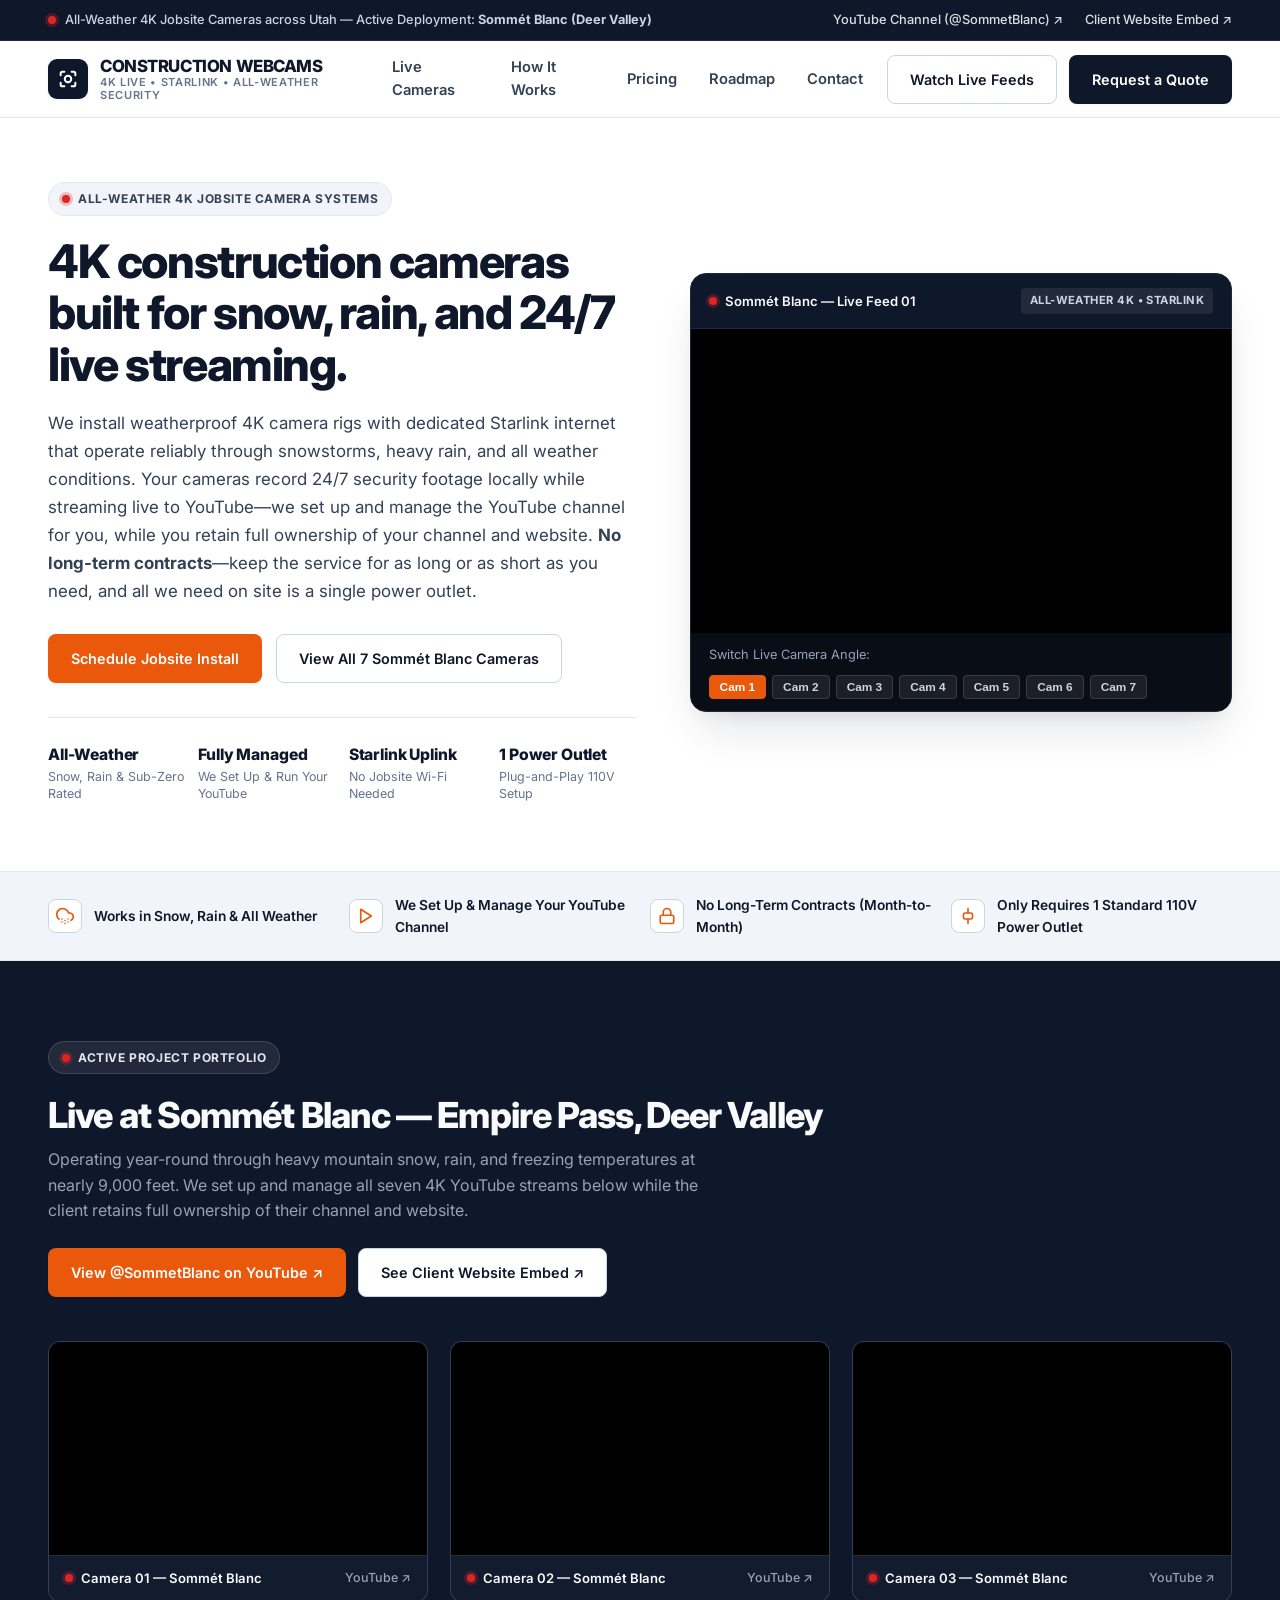
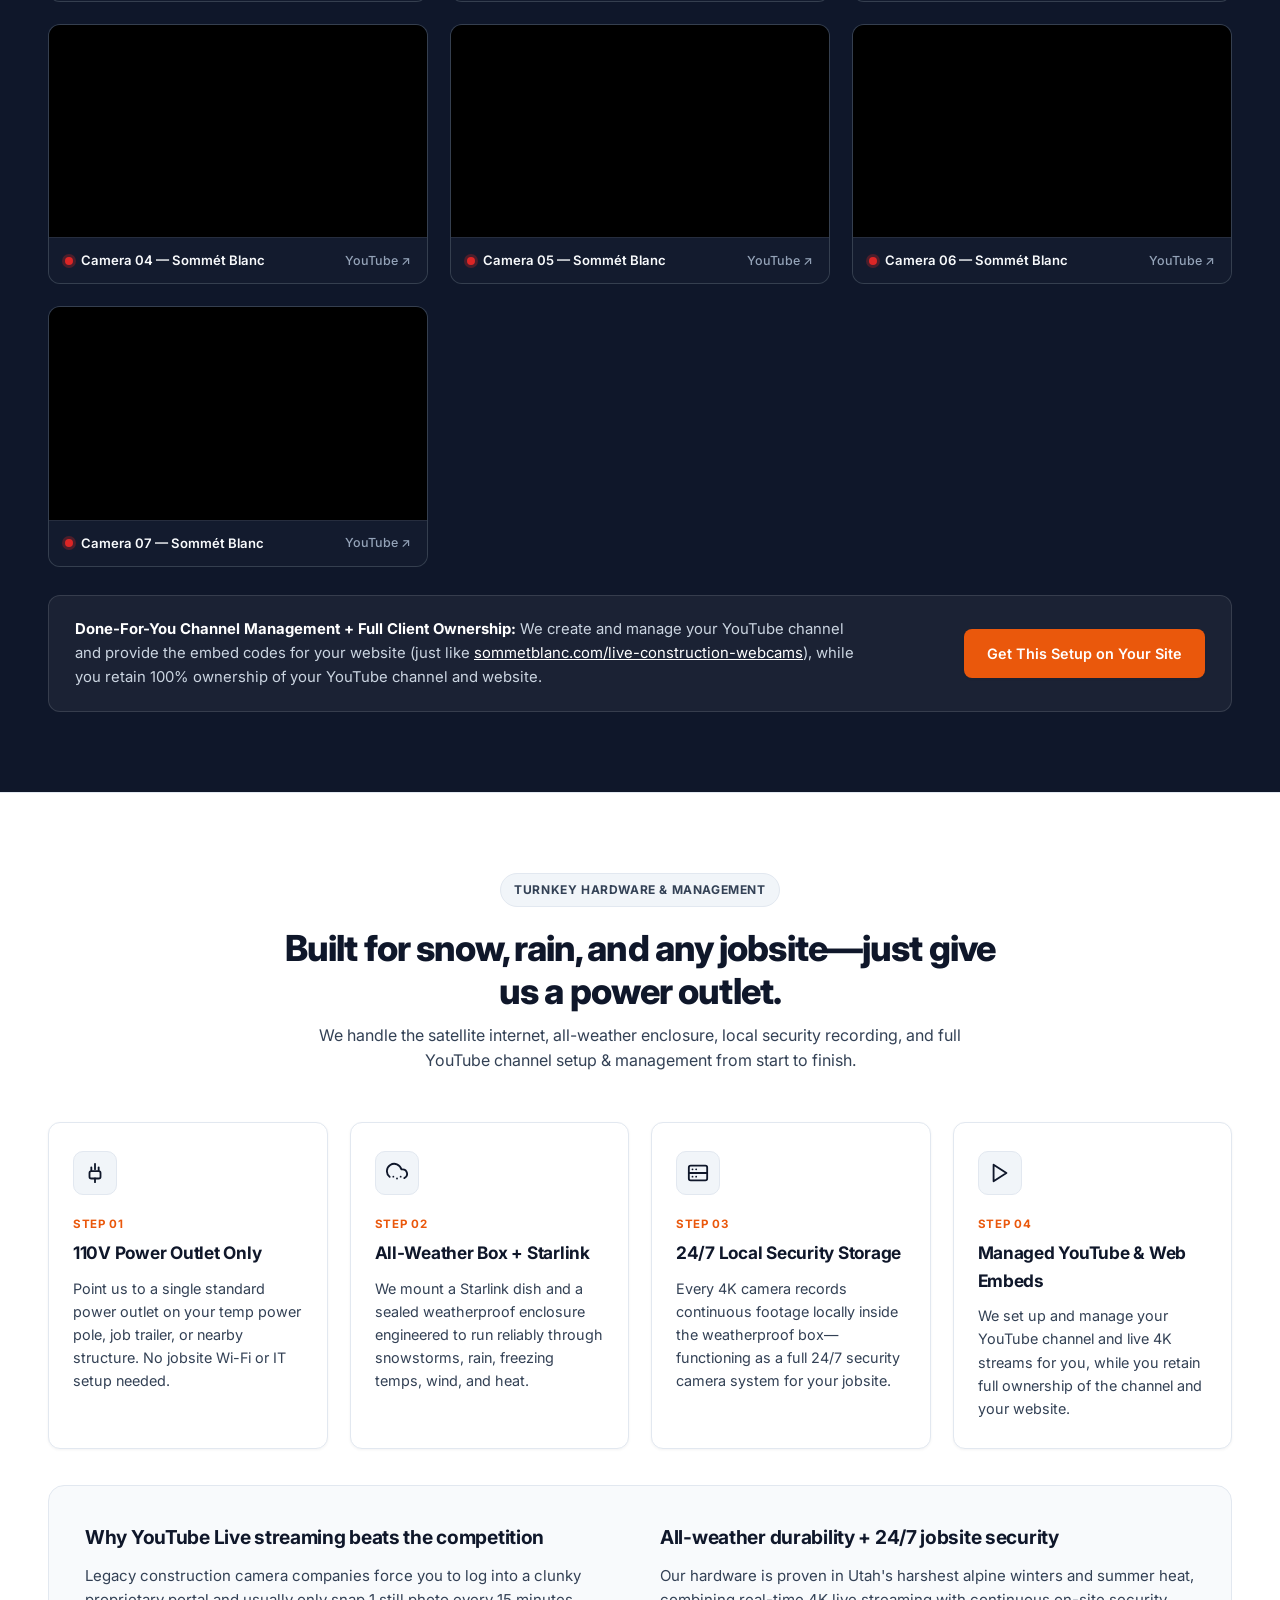
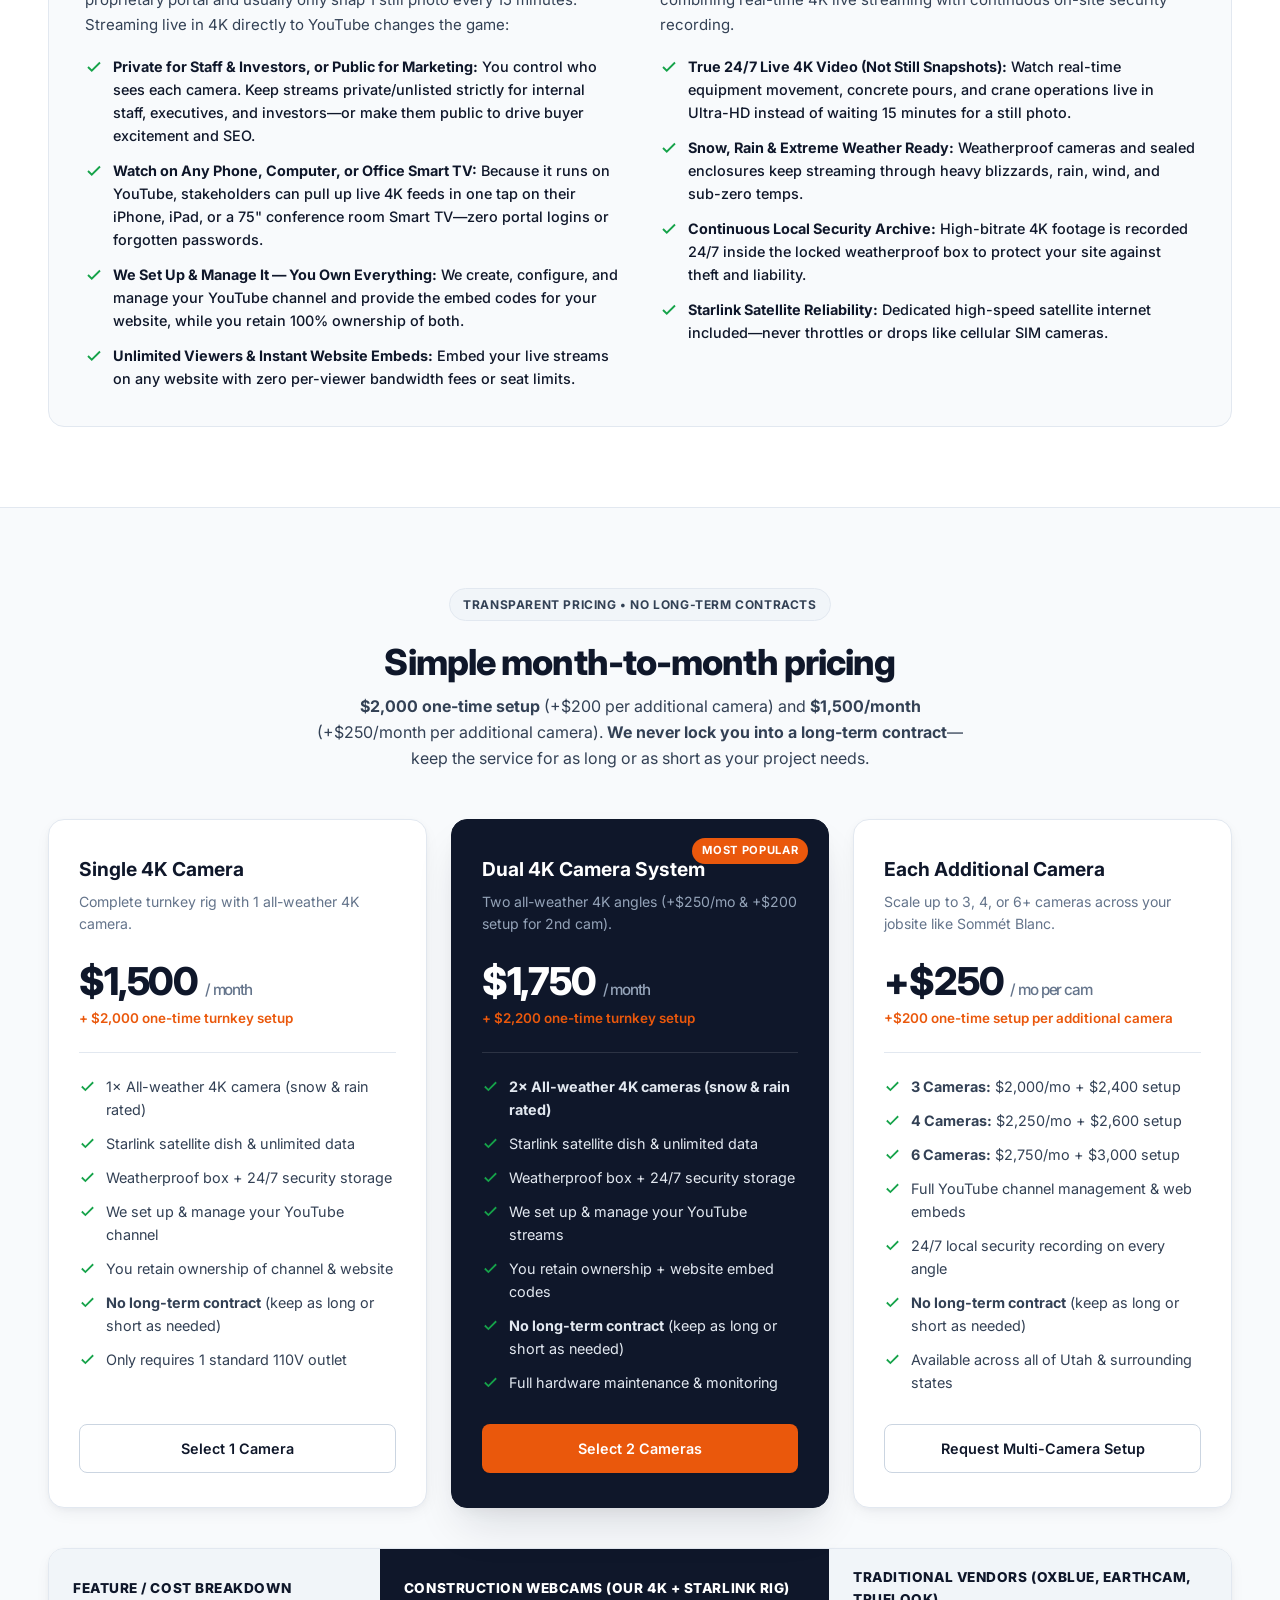
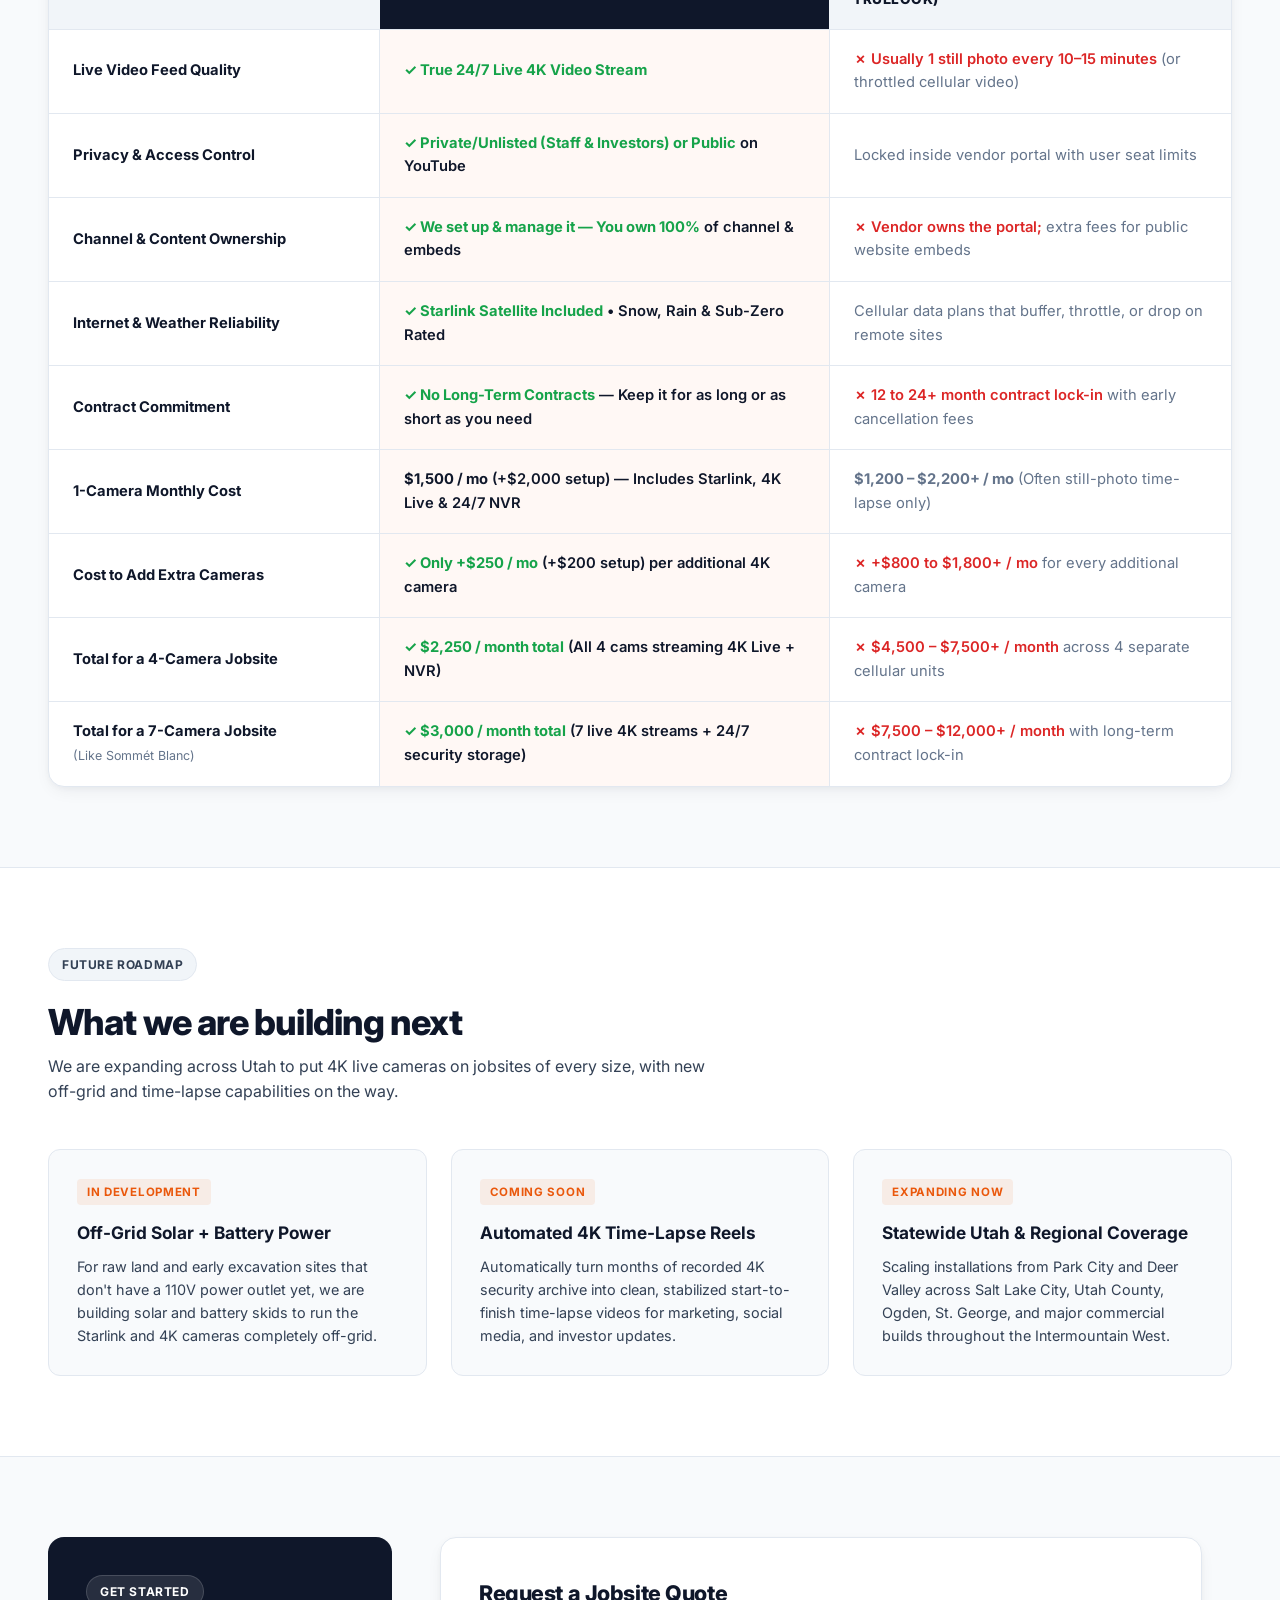
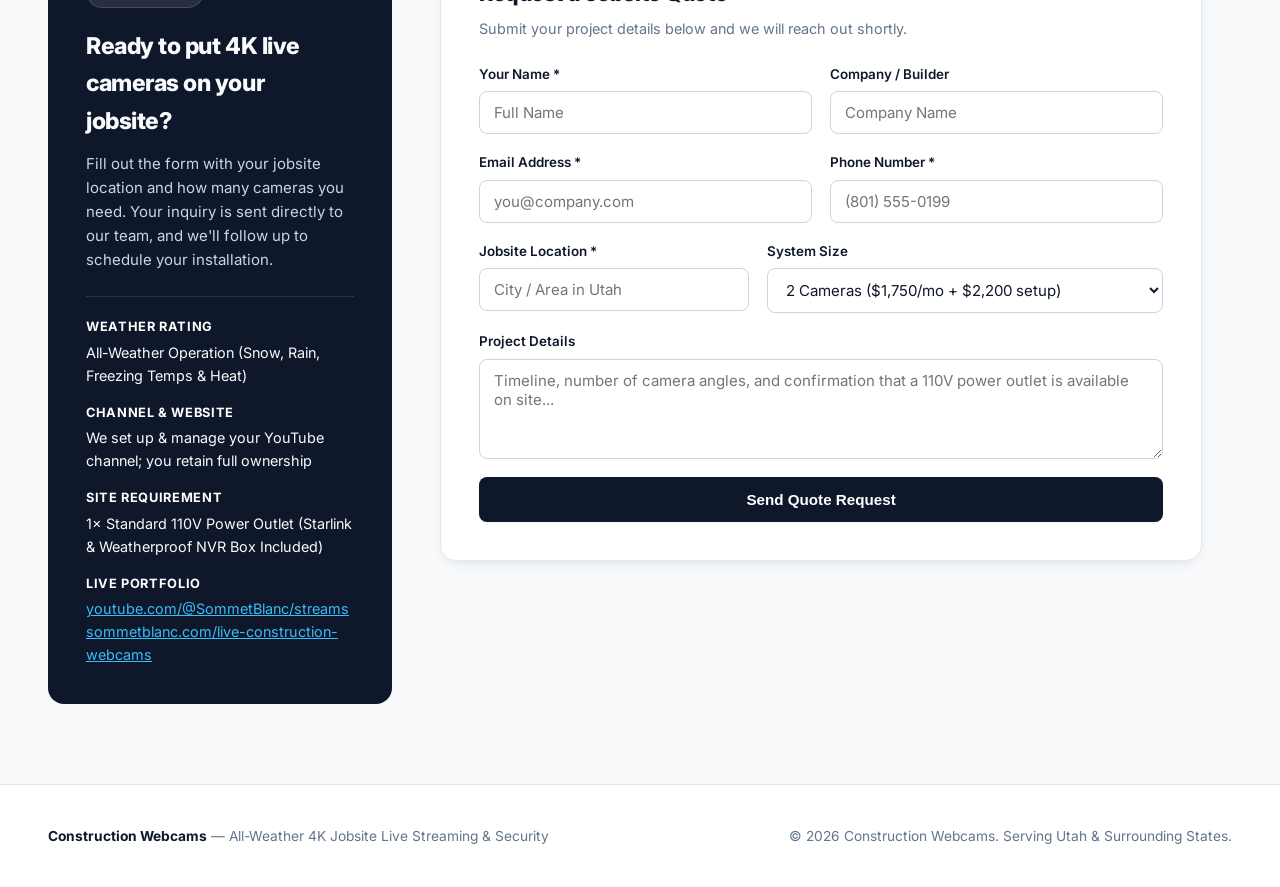
<file: index.html>
<!DOCTYPE html>
<html lang="en">
<head>
  <meta charset="UTF-8" />
  <meta name="viewport" content="width=device-width, initial-scale=1.0" />
  <title>Construction Webcams | 4K All-Weather Jobsite Streaming &amp; Security</title>
  <meta name="description" content="All-weather 4K construction webcams powered by Starlink. Built for snow, rain, and extreme jobsite conditions in Utah and surrounding states. We set up and manage your YouTube channel while you retain full ownership of your channel and website." />
  <meta name="keywords" content="construction webcams, 4K jobsite camera, live construction streaming, Starlink construction camera, all-weather jobsite camera, Utah construction cameras, Deer Valley construction webcam, Park City jobsite camera, construction time-lapse camera, jobsite security camera" />
  <meta name="author" content="Construction Webcams" />
  <meta name="robots" content="index, follow, max-image-preview:large, max-snippet:-1, max-video-preview:-1" />
  <meta name="theme-color" content="#0f172a" />
  <meta name="geo.region" content="US-UT" />
  <meta name="geo.placename" content="Utah" />
  <link rel="canonical" href="https://constuction-webcams.com/" />

  <!-- Open Graph / Social Sharing -->
  <meta property="og:type" content="website" />
  <meta property="og:site_name" content="Construction Webcams" />
  <meta property="og:locale" content="en_US" />
  <meta property="og:url" content="https://constuction-webcams.com/" />
  <meta property="og:title" content="Construction Webcams | 4K All-Weather Jobsite Streaming &amp; Security" />
  <meta property="og:description" content="All-weather 4K construction webcams powered by Starlink. Built for snow, rain, and extreme jobsite conditions. No long-term contracts—only 1 power outlet needed." />
  <meta property="og:image" content="https://constuction-webcams.com/assets/hero-rig.jpg" />
  <meta property="og:image:alt" content="All-weather 4K construction webcam rig with Starlink internet" />

  <!-- Twitter Card -->
  <meta name="twitter:card" content="summary_large_image" />
  <meta name="twitter:title" content="Construction Webcams | 4K All-Weather Jobsite Streaming &amp; Security" />
  <meta name="twitter:description" content="All-weather 4K construction webcams powered by Starlink. Built for snow, rain, and extreme jobsite conditions. No long-term contracts." />
  <meta name="twitter:image" content="https://constuction-webcams.com/assets/hero-rig.jpg" />

  <!-- Structured Data (JSON-LD) -->
  <script type="application/ld+json">
  {
    "@context": "https://schema.org",
    "@graph": [
      {
        "@type": "WebSite",
        "@id": "https://constuction-webcams.com/#website",
        "url": "https://constuction-webcams.com/",
        "name": "Construction Webcams",
        "description": "All-weather 4K construction webcams powered by Starlink for live YouTube streaming and 24/7 jobsite security."
      },
      {
        "@type": "LocalBusiness",
        "@id": "https://constuction-webcams.com/#business",
        "name": "Construction Webcams",
        "url": "https://constuction-webcams.com/",
        "image": "https://constuction-webcams.com/assets/hero-rig.jpg",
        "description": "Turnkey 4K all-weather construction webcam systems with dedicated Starlink internet, 24/7 local NVR security recording, and managed YouTube live streaming.",
        "areaServed": [
          { "@type": "State", "name": "Utah" },
          { "@type": "Place", "name": "Deer Valley, UT" },
          { "@type": "Place", "name": "Park City, UT" },
          { "@type": "Place", "name": "Salt Lake City, UT" }
        ],
        "priceRange": "$$$",
        "makesOffer": [
          {
            "@type": "Offer",
            "name": "1-Camera 4K Construction Webcam System",
            "price": "1500",
            "priceCurrency": "USD"
          },
          {
            "@type": "Offer",
            "name": "2-Camera 4K Construction Webcam System",
            "price": "1750",
            "priceCurrency": "USD"
          },
          {
            "@type": "Offer",
            "name": "3-Camera 4K Construction Webcam System",
            "price": "2000",
            "priceCurrency": "USD"
          }
        ]
      },
      {
        "@type": "Service",
        "name": "4K All-Weather Jobsite Live Streaming & Security",
        "provider": { "@id": "https://constuction-webcams.com/#business" },
        "serviceType": "Construction Webcam Installation & Live Streaming",
        "areaServed": "Utah & Surrounding States",
        "description": "Weatherproof 4K construction cameras with Starlink uplink, 24/7 NVR security recording, and done-for-you YouTube live stream management with no long-term contracts."
      }
    ]
  }
  </script>

  <link rel="icon" type="image/svg+xml" href="assets/favicon.svg" />
  <link rel="preconnect" href="https://fonts.googleapis.com" />
  <link rel="preconnect" href="https://fonts.gstatic.com" crossorigin />
  <link href="https://fonts.googleapis.com/css2?family=Inter:wght@400;500;600;700;800&display=swap" rel="stylesheet" />
  <link rel="stylesheet" href="css/styles.css" />
</head>
<body>

  <!-- Top Utility Bar -->
  <div class="utility-bar">
    <div class="container utility-inner">
      <div class="utility-status">
        <span class="live-dot"></span>
        <span>All-Weather 4K Jobsite Cameras across Utah — Active Deployment: <strong>Sommét Blanc (Deer Valley)</strong></span>
      </div>
      <div class="utility-links">
        <a href="https://www.youtube.com/@SommetBlanc/streams" target="_blank" rel="noopener">YouTube Channel (@SommetBlanc) ↗</a>
        <a href="https://sommetblanc.com/live-construction-webcams" target="_blank" rel="noopener">Client Website Embed ↗</a>
      </div>
    </div>
  </div>

  <!-- Main Header -->
  <header class="site-header">
    <div class="container header-inner">
      <a href="#" class="brand-lockup">
        <div class="brand-mark">
          <svg width="22" height="22" viewBox="0 0 24 24" fill="none" stroke="#ffffff" stroke-width="2.2" stroke-linecap="round" stroke-linejoin="round">
            <path d="M4 8V6a2 2 0 0 1 2-2h2" />
            <path d="M4 16v2a2 2 0 0 0 2 2h2" />
            <path d="M16 4h2a2 2 0 0 1 2 2v2" />
            <path d="M16 20h2a2 2 0 0 0 2-2v-2" />
            <circle cx="12" cy="12" r="3.5" />
          </svg>
        </div>
        <div class="brand-text">
          <span class="brand-title">CONSTRUCTION WEBCAMS</span>
          <span class="brand-subtitle">4K Live • Starlink • All-Weather Security</span>
        </div>
      </a>

      <nav class="main-nav">
        <a href="#live-showcase">Live Cameras</a>
        <a href="#system-setup">How It Works</a>
        <a href="#pricing">Pricing</a>
        <a href="#roadmap">Roadmap</a>
        <a href="#contact">Contact</a>
      </nav>

      <div class="header-cta">
        <a href="#live-showcase" class="btn btn-secondary">Watch Live Feeds</a>
        <a href="#contact" class="btn btn-primary">Request a Quote</a>
      </div>
    </div>
  </header>

  <!-- Hero Section -->
  <section class="hero">
    <div class="container hero-grid">
      <div>
        <div class="section-pill">
          <span class="live-dot"></span>
          <span>All-Weather 4K Jobsite Camera Systems</span>
        </div>
        <h1>4K construction cameras built for snow, rain, and 24/7 live streaming.</h1>
        <p class="hero-lead">
          We install weatherproof 4K camera rigs with dedicated Starlink internet that operate reliably through snowstorms, heavy rain, and all weather conditions. Your cameras record 24/7 security footage locally while streaming live to YouTube—we set up and manage the YouTube channel for you, while you retain full ownership of your channel and website. <strong>No long-term contracts</strong>—keep the service for as long or as short as you need, and all we need on site is a single power outlet.
        </p>

        <div class="hero-actions">
          <a href="#contact" class="btn btn-accent">Schedule Jobsite Install</a>
          <a href="#live-showcase" class="btn btn-secondary">View All 7 Sommét Blanc Cameras</a>
        </div>

        <div class="hero-specs-bar">
          <div class="spec-stat">
            <strong>All-Weather</strong>
            <span>Snow, Rain &amp; Sub-Zero Rated</span>
          </div>
          <div class="spec-stat">
            <strong>Fully Managed</strong>
            <span>We Set Up &amp; Run Your YouTube</span>
          </div>
          <div class="spec-stat">
            <strong>Starlink Uplink</strong>
            <span>No Jobsite Wi-Fi Needed</span>
          </div>
          <div class="spec-stat">
            <strong>1 Power Outlet</strong>
            <span>Plug-and-Play 110V Setup</span>
          </div>
        </div>
      </div>

      <!-- Featured Hero Live Stream Player -->
      <div class="hero-player-card">
        <div class="hero-player-header">
          <div class="hero-player-title">
            <span class="live-dot"></span>
            <span id="heroCamLabel">Sommét Blanc — Live Feed 01</span>
          </div>
          <span class="hero-player-tag">ALL-WEATHER 4K • STARLINK</span>
        </div>

        <div class="video-ratio-box">
          <iframe
            id="heroStreamIframe"
            src="https://www.youtube.com/embed/XR9bMwNE7V0?autoplay=1&amp;mute=1&amp;playsinline=1&amp;rel=0"
            title="Featured Sommét Blanc 4K Live Construction Stream"
            referrerpolicy="strict-origin-when-cross-origin"
            allow="accelerometer; autoplay; clipboard-write; encrypted-media; gyroscope; picture-in-picture; web-share"
            allowfullscreen>
          </iframe>
        </div>

        <div class="hero-player-footer">
          <span>Switch Live Camera Angle:</span>
          <div class="hero-cam-switcher">
            <button type="button" class="cam-switch-btn active" data-vid="XR9bMwNE7V0" data-label="Sommét Blanc — Live Feed 01">Cam 1</button>
            <button type="button" class="cam-switch-btn" data-vid="8nEkObC6AEA" data-label="Sommét Blanc — Live Feed 02">Cam 2</button>
            <button type="button" class="cam-switch-btn" data-vid="PotckHPnjZw" data-label="Sommét Blanc — Live Feed 03">Cam 3</button>
            <button type="button" class="cam-switch-btn" data-vid="DiX_RzVTLU0" data-label="Sommét Blanc — Live Feed 04">Cam 4</button>
            <button type="button" class="cam-switch-btn" data-vid="jPF5oLrb320" data-label="Sommét Blanc — Live Feed 05">Cam 5</button>
            <button type="button" class="cam-switch-btn" data-vid="QhQh_7Hb-c4" data-label="Sommét Blanc — Live Feed 06">Cam 6</button>
            <button type="button" class="cam-switch-btn" data-vid="HR0ljPEuBaQ" data-label="Sommét Blanc — Live Feed 07">Cam 7</button>
          </div>
        </div>
      </div>
    </div>
  </section>

  <!-- Key Highlights Strip -->
  <div class="highlights-strip">
    <div class="container highlights-grid">
      <div class="highlight-item">
        <div class="highlight-icon">
          <svg width="18" height="18" viewBox="0 0 24 24" fill="none" stroke="currentColor" stroke-width="2.2" stroke-linecap="round" stroke-linejoin="round">
            <path d="M20 17.58A5 5 0 0 0 18 8h-1.26A8 8 0 1 0 4 16.25" />
            <line x1="8" y1="16" x2="8.01" y2="16" />
            <line x1="8" y1="20" x2="8.01" y2="20" />
            <line x1="12" y1="18" x2="12.01" y2="18" />
            <line x1="12" y1="22" x2="12.01" y2="22" />
            <line x1="16" y1="16" x2="16.01" y2="16" />
            <line x1="16" y1="20" x2="16.01" y2="20" />
          </svg>
        </div>
        <span>Works in Snow, Rain &amp; All Weather</span>
      </div>

      <div class="highlight-item">
        <div class="highlight-icon">
          <svg width="18" height="18" viewBox="0 0 24 24" fill="none" stroke="currentColor" stroke-width="2.2" stroke-linecap="round" stroke-linejoin="round">
            <polygon points="5 3 19 12 5 21 5 3" />
          </svg>
        </div>
        <span>We Set Up &amp; Manage Your YouTube Channel</span>
      </div>

      <div class="highlight-item">
        <div class="highlight-icon">
          <svg width="18" height="18" viewBox="0 0 24 24" fill="none" stroke="currentColor" stroke-width="2.2" stroke-linecap="round" stroke-linejoin="round">
            <rect x="3" y="11" width="18" height="11" rx="2" ry="2" />
            <path d="M7 11V7a5 5 0 0 1 10 0v4" />
          </svg>
        </div>
        <span>No Long-Term Contracts (Month-to-Month)</span>
      </div>

      <div class="highlight-item">
        <div class="highlight-icon">
          <svg width="18" height="18" viewBox="0 0 24 24" fill="none" stroke="currentColor" stroke-width="2.2" stroke-linecap="round" stroke-linejoin="round">
            <path d="M12 2v6" />
            <rect x="6" y="8" width="12" height="8" rx="2" />
            <path d="M12 16v6" />
          </svg>
        </div>
        <span>Only Requires 1 Standard 110V Power Outlet</span>
      </div>
    </div>
  </div>

  <!-- 7-Camera Live Wall Showcase (Dark Slate Contrast Section) -->
  <section id="live-showcase" class="section section-dark">
    <div class="container">
      <div class="section-top">
        <div>
          <div class="section-pill">
            <span class="live-dot"></span>
            <span>Active Project Portfolio</span>
          </div>
          <h2 class="section-heading">Live at Sommét Blanc — Empire Pass, Deer Valley</h2>
          <p class="section-sub">
            Operating year-round through heavy mountain snow, rain, and freezing temperatures at nearly 9,000 feet. We set up and manage all seven 4K YouTube streams below while the client retains full ownership of their channel and website.
          </p>
        </div>
        <div style="display: flex; gap: 12px; flex-wrap: wrap;">
          <a href="https://www.youtube.com/@SommetBlanc/streams" target="_blank" rel="noopener" class="btn btn-accent">
            View @SommetBlanc on YouTube ↗
          </a>
          <a href="https://sommetblanc.com/live-construction-webcams" target="_blank" rel="noopener" class="btn btn-secondary">
            See Client Website Embed ↗
          </a>
        </div>
      </div>

      <!-- Proportional Grid for the 7 Cameras -->
      <div class="streams-wall-grid">
        <!-- Camera 1 -->
        <div class="stream-card">
          <div class="video-ratio-box">
            <iframe
              src="https://www.youtube.com/embed/XR9bMwNE7V0?autoplay=1&amp;mute=1&amp;playsinline=1&amp;rel=0"
              title="Sommét Blanc Construction Camera 01"
              referrerpolicy="strict-origin-when-cross-origin"
              allow="accelerometer; autoplay; clipboard-write; encrypted-media; gyroscope; picture-in-picture; web-share"
              allowfullscreen>
            </iframe>
          </div>
          <div class="stream-card-bar">
            <span class="stream-card-label"><span class="live-dot"></span> Camera 01 — Sommét Blanc</span>
            <a href="https://www.youtube.com/live/XR9bMwNE7V0" target="_blank" rel="noopener" class="stream-card-link">YouTube ↗</a>
          </div>
        </div>

        <!-- Camera 2 -->
        <div class="stream-card">
          <div class="video-ratio-box">
            <iframe
              src="https://www.youtube.com/embed/8nEkObC6AEA?autoplay=1&amp;mute=1&amp;playsinline=1&amp;rel=0"
              title="Sommét Blanc Construction Camera 02"
              referrerpolicy="strict-origin-when-cross-origin"
              allow="accelerometer; autoplay; clipboard-write; encrypted-media; gyroscope; picture-in-picture; web-share"
              allowfullscreen>
            </iframe>
          </div>
          <div class="stream-card-bar">
            <span class="stream-card-label"><span class="live-dot"></span> Camera 02 — Sommét Blanc</span>
            <a href="https://www.youtube.com/live/8nEkObC6AEA" target="_blank" rel="noopener" class="stream-card-link">YouTube ↗</a>
          </div>
        </div>

        <!-- Camera 3 -->
        <div class="stream-card">
          <div class="video-ratio-box">
            <iframe
              src="https://www.youtube.com/embed/PotckHPnjZw?autoplay=1&amp;mute=1&amp;playsinline=1&amp;rel=0"
              title="Sommét Blanc Construction Camera 03"
              referrerpolicy="strict-origin-when-cross-origin"
              allow="accelerometer; autoplay; clipboard-write; encrypted-media; gyroscope; picture-in-picture; web-share"
              allowfullscreen>
            </iframe>
          </div>
          <div class="stream-card-bar">
            <span class="stream-card-label"><span class="live-dot"></span> Camera 03 — Sommét Blanc</span>
            <a href="https://www.youtube.com/live/PotckHPnjZw" target="_blank" rel="noopener" class="stream-card-link">YouTube ↗</a>
          </div>
        </div>

        <!-- Camera 4 -->
        <div class="stream-card">
          <div class="video-ratio-box">
            <iframe
              src="https://www.youtube.com/embed/DiX_RzVTLU0?autoplay=1&amp;mute=1&amp;playsinline=1&amp;rel=0"
              title="Sommét Blanc Construction Camera 04"
              referrerpolicy="strict-origin-when-cross-origin"
              allow="accelerometer; autoplay; clipboard-write; encrypted-media; gyroscope; picture-in-picture; web-share"
              allowfullscreen>
            </iframe>
          </div>
          <div class="stream-card-bar">
            <span class="stream-card-label"><span class="live-dot"></span> Camera 04 — Sommét Blanc</span>
            <a href="https://www.youtube.com/live/DiX_RzVTLU0" target="_blank" rel="noopener" class="stream-card-link">YouTube ↗</a>
          </div>
        </div>

        <!-- Camera 5 -->
        <div class="stream-card">
          <div class="video-ratio-box">
            <iframe
              src="https://www.youtube.com/embed/jPF5oLrb320?autoplay=1&amp;mute=1&amp;playsinline=1&amp;rel=0"
              title="Sommét Blanc Construction Camera 05"
              referrerpolicy="strict-origin-when-cross-origin"
              allow="accelerometer; autoplay; clipboard-write; encrypted-media; gyroscope; picture-in-picture; web-share"
              allowfullscreen>
            </iframe>
          </div>
          <div class="stream-card-bar">
            <span class="stream-card-label"><span class="live-dot"></span> Camera 05 — Sommét Blanc</span>
            <a href="https://www.youtube.com/live/jPF5oLrb320" target="_blank" rel="noopener" class="stream-card-link">YouTube ↗</a>
          </div>
        </div>

        <!-- Camera 6 -->
        <div class="stream-card">
          <div class="video-ratio-box">
            <iframe
              src="https://www.youtube.com/embed/QhQh_7Hb-c4?autoplay=1&amp;mute=1&amp;playsinline=1&amp;rel=0"
              title="Sommét Blanc Construction Camera 06"
              referrerpolicy="strict-origin-when-cross-origin"
              allow="accelerometer; autoplay; clipboard-write; encrypted-media; gyroscope; picture-in-picture; web-share"
              allowfullscreen>
            </iframe>
          </div>
          <div class="stream-card-bar">
            <span class="stream-card-label"><span class="live-dot"></span> Camera 06 — Sommét Blanc</span>
            <a href="https://www.youtube.com/live/QhQh_7Hb-c4" target="_blank" rel="noopener" class="stream-card-link">YouTube ↗</a>
          </div>
        </div>

        <!-- Camera 7 -->
        <div class="stream-card">
          <div class="video-ratio-box">
            <iframe
              src="https://www.youtube.com/embed/HR0ljPEuBaQ?autoplay=1&amp;mute=1&amp;playsinline=1&amp;rel=0"
              title="Sommét Blanc Construction Camera 07"
              referrerpolicy="strict-origin-when-cross-origin"
              allow="accelerometer; autoplay; clipboard-write; encrypted-media; gyroscope; picture-in-picture; web-share"
              allowfullscreen>
            </iframe>
          </div>
          <div class="stream-card-bar">
            <span class="stream-card-label"><span class="live-dot"></span> Camera 07 — Sommét Blanc</span>
            <a href="https://www.youtube.com/live/HR0ljPEuBaQ" target="_blank" rel="noopener" class="stream-card-link">YouTube ↗</a>
          </div>
        </div>
      </div>

      <div class="showcase-banner">
        <p>
          <strong>Done-For-You Channel Management + Full Client Ownership:</strong> We create and manage your YouTube channel and provide the embed codes for your website (just like <a href="https://sommetblanc.com/live-construction-webcams" target="_blank" rel="noopener" style="text-decoration: underline; color: #ffffff;">sommetblanc.com/live-construction-webcams</a>), while you retain 100% ownership of your YouTube channel and website.
        </p>
        <a href="#contact" class="btn btn-accent">Get This Setup on Your Site</a>
      </div>
    </div>
  </section>

  <!-- How It Works / Hardware Architecture -->
  <section id="system-setup" class="section section-white">
    <div class="container">
      <div class="section-top-centered">
        <div class="section-pill">Turnkey Hardware &amp; Management</div>
        <h2 class="section-heading">Built for snow, rain, and any jobsite—just give us a power outlet.</h2>
        <p class="section-sub" style="margin: 0 auto;">
          We handle the satellite internet, all-weather enclosure, local security recording, and full YouTube channel setup &amp; management from start to finish.
        </p>
      </div>

      <div class="process-grid">
        <!-- Step 1 -->
        <div class="process-card">
          <div>
            <div class="process-icon-box">
              <svg width="22" height="22" viewBox="0 0 24 24" fill="none" stroke="currentColor" stroke-width="2" stroke-linecap="round" stroke-linejoin="round">
                <path d="M12 2v6" />
                <path d="M8 6v4" />
                <path d="M16 6v4" />
                <rect x="6" y="10" width="12" height="8" rx="2" />
                <path d="M12 18v4" />
              </svg>
            </div>
            <span class="process-step-tag">Step 01</span>
            <h3>110V Power Outlet Only</h3>
            <p>
              Point us to a single standard power outlet on your temp power pole, job trailer, or nearby structure. No jobsite Wi-Fi or IT setup needed.
            </p>
          </div>
        </div>

        <!-- Step 2 -->
        <div class="process-card">
          <div>
            <div class="process-icon-box">
              <svg width="22" height="22" viewBox="0 0 24 24" fill="none" stroke="currentColor" stroke-width="2" stroke-linecap="round" stroke-linejoin="round">
                <path d="M20 17.58A5 5 0 0 0 18 8h-1.26A8 8 0 1 0 4 16.25" />
                <line x1="8" y1="16" x2="8.01" y2="16" />
                <line x1="12" y1="18" x2="12.01" y2="18" />
                <line x1="16" y1="16" x2="16.01" y2="16" />
              </svg>
            </div>
            <span class="process-step-tag">Step 02</span>
            <h3>All-Weather Box + Starlink</h3>
            <p>
              We mount a Starlink dish and a sealed weatherproof enclosure engineered to run reliably through snowstorms, rain, freezing temps, wind, and heat.
            </p>
          </div>
        </div>

        <!-- Step 3 -->
        <div class="process-card">
          <div>
            <div class="process-icon-box">
              <svg width="22" height="22" viewBox="0 0 24 24" fill="none" stroke="currentColor" stroke-width="2" stroke-linecap="round" stroke-linejoin="round">
                <rect x="2" y="4" width="20" height="16" rx="2" />
                <path d="M6 8h.01" />
                <path d="M10 8h.01" />
                <path d="M2 12h20" />
                <path d="M6 16h.01" />
                <path d="M10 16h.01" />
              </svg>
            </div>
            <span class="process-step-tag">Step 03</span>
            <h3>24/7 Local Security Storage</h3>
            <p>
              Every 4K camera records continuous footage locally inside the weatherproof box—functioning as a full 24/7 security camera system for your jobsite.
            </p>
          </div>
        </div>

        <!-- Step 4 -->
        <div class="process-card">
          <div>
            <div class="process-icon-box">
              <svg width="22" height="22" viewBox="0 0 24 24" fill="none" stroke="currentColor" stroke-width="2" stroke-linecap="round" stroke-linejoin="round">
                <polygon points="5 3 19 12 5 21 5 3" />
              </svg>
            </div>
            <span class="process-step-tag">Step 04</span>
            <h3>Managed YouTube &amp; Web Embeds</h3>
            <p>
              We set up and manage your YouTube channel and live 4K streams for you, while you retain full ownership of the channel and your website.
            </p>
          </div>
        </div>
      </div>

      <!-- Two-Column Advantage Split -->
      <div class="advantage-split">
        <div class="advantage-col">
          <h3>Why YouTube Live streaming beats the competition</h3>
          <p>
            Legacy construction camera companies force you to log into a clunky proprietary portal and usually only snap 1 still photo every 15 minutes. Streaming live in 4K directly to YouTube changes the game:
          </p>
          <ul class="check-list">
            <li>
              <svg class="check-icon" width="18" height="18" viewBox="0 0 24 24" fill="none" stroke="currentColor" stroke-width="2.5"><polyline points="20 6 9 17 4 12"/></svg>
              <span><strong>Private for Staff &amp; Investors, or Public for Marketing:</strong> You control who sees each camera. Keep streams private/unlisted strictly for internal staff, executives, and investors—or make them public to drive buyer excitement and SEO.</span>
            </li>
            <li>
              <svg class="check-icon" width="18" height="18" viewBox="0 0 24 24" fill="none" stroke="currentColor" stroke-width="2.5"><polyline points="20 6 9 17 4 12"/></svg>
              <span><strong>Watch on Any Phone, Computer, or Office Smart TV:</strong> Because it runs on YouTube, stakeholders can pull up live 4K feeds in one tap on their iPhone, iPad, or a 75" conference room Smart TV—zero portal logins or forgotten passwords.</span>
            </li>
            <li>
              <svg class="check-icon" width="18" height="18" viewBox="0 0 24 24" fill="none" stroke="currentColor" stroke-width="2.5"><polyline points="20 6 9 17 4 12"/></svg>
              <span><strong>We Set Up &amp; Manage It — You Own Everything:</strong> We create, configure, and manage your YouTube channel and provide the embed codes for your website, while you retain 100% ownership of both.</span>
            </li>
            <li>
              <svg class="check-icon" width="18" height="18" viewBox="0 0 24 24" fill="none" stroke="currentColor" stroke-width="2.5"><polyline points="20 6 9 17 4 12"/></svg>
              <span><strong>Unlimited Viewers &amp; Instant Website Embeds:</strong> Embed your live streams on any website with zero per-viewer bandwidth fees or seat limits.</span>
            </li>
          </ul>
        </div>

        <div class="advantage-col">
          <h3>All-weather durability + 24/7 jobsite security</h3>
          <p>
            Our hardware is proven in Utah's harshest alpine winters and summer heat, combining real-time 4K live streaming with continuous on-site security recording.
          </p>
          <ul class="check-list">
            <li>
              <svg class="check-icon" width="18" height="18" viewBox="0 0 24 24" fill="none" stroke="currentColor" stroke-width="2.5"><polyline points="20 6 9 17 4 12"/></svg>
              <span><strong>True 24/7 Live 4K Video (Not Still Snapshots):</strong> Watch real-time equipment movement, concrete pours, and crane operations live in Ultra-HD instead of waiting 15 minutes for a still photo.</span>
            </li>
            <li>
              <svg class="check-icon" width="18" height="18" viewBox="0 0 24 24" fill="none" stroke="currentColor" stroke-width="2.5"><polyline points="20 6 9 17 4 12"/></svg>
              <span><strong>Snow, Rain &amp; Extreme Weather Ready:</strong> Weatherproof cameras and sealed enclosures keep streaming through heavy blizzards, rain, wind, and sub-zero temps.</span>
            </li>
            <li>
              <svg class="check-icon" width="18" height="18" viewBox="0 0 24 24" fill="none" stroke="currentColor" stroke-width="2.5"><polyline points="20 6 9 17 4 12"/></svg>
              <span><strong>Continuous Local Security Archive:</strong> High-bitrate 4K footage is recorded 24/7 inside the locked weatherproof box to protect your site against theft and liability.</span>
            </li>
            <li>
              <svg class="check-icon" width="18" height="18" viewBox="0 0 24 24" fill="none" stroke="currentColor" stroke-width="2.5"><polyline points="20 6 9 17 4 12"/></svg>
              <span><strong>Starlink Satellite Reliability:</strong> Dedicated high-speed satellite internet included—never throttles or drops like cellular SIM cameras.</span>
            </li>
          </ul>
        </div>
      </div>
    </div>
  </section>

  <!-- Pricing Section -->
  <section id="pricing" class="section">
    <div class="container">
      <div class="section-top-centered">
        <div class="section-pill">Transparent Pricing • No Long-Term Contracts</div>
        <h2 class="section-heading">Simple month-to-month pricing</h2>
        <p class="section-sub" style="margin: 0 auto;">
          <strong>$2,000 one-time setup</strong> (+$200 per additional camera) and <strong>$1,500/month</strong> (+$250/month per additional camera). <strong>We never lock you into a long-term contract</strong>—keep the service for as long or as short as your project needs.
        </p>
      </div>

      <div class="pricing-grid">
        <!-- Single Cam -->
        <div class="pricing-card">
          <div>
            <h3>Single 4K Camera</h3>
            <p class="pricing-sub">Complete turnkey rig with 1 all-weather 4K camera.</p>
            <div class="price-block">
              <div class="price-big">$1,500 <span>/ month</span></div>
              <div class="price-setup-note">+ $2,000 one-time turnkey setup</div>
            </div>
            <ul class="pricing-features">
              <li>
                <svg class="check-icon" width="17" height="17" viewBox="0 0 24 24" fill="none" stroke="currentColor" stroke-width="2.5"><polyline points="20 6 9 17 4 12"/></svg>
                <span>1× All-weather 4K camera (snow &amp; rain rated)</span>
              </li>
              <li>
                <svg class="check-icon" width="17" height="17" viewBox="0 0 24 24" fill="none" stroke="currentColor" stroke-width="2.5"><polyline points="20 6 9 17 4 12"/></svg>
                <span>Starlink satellite dish &amp; unlimited data</span>
              </li>
              <li>
                <svg class="check-icon" width="17" height="17" viewBox="0 0 24 24" fill="none" stroke="currentColor" stroke-width="2.5"><polyline points="20 6 9 17 4 12"/></svg>
                <span>Weatherproof box + 24/7 security storage</span>
              </li>
              <li>
                <svg class="check-icon" width="17" height="17" viewBox="0 0 24 24" fill="none" stroke="currentColor" stroke-width="2.5"><polyline points="20 6 9 17 4 12"/></svg>
                <span>We set up &amp; manage your YouTube channel</span>
              </li>
              <li>
                <svg class="check-icon" width="17" height="17" viewBox="0 0 24 24" fill="none" stroke="currentColor" stroke-width="2.5"><polyline points="20 6 9 17 4 12"/></svg>
                <span>You retain ownership of channel &amp; website</span>
              </li>
              <li>
                <svg class="check-icon" width="17" height="17" viewBox="0 0 24 24" fill="none" stroke="currentColor" stroke-width="2.5"><polyline points="20 6 9 17 4 12"/></svg>
                <span><strong>No long-term contract</strong> (keep as long or short as needed)</span>
              </li>
              <li>
                <svg class="check-icon" width="17" height="17" viewBox="0 0 24 24" fill="none" stroke="currentColor" stroke-width="2.5"><polyline points="20 6 9 17 4 12"/></svg>
                <span>Only requires 1 standard 110V outlet</span>
              </li>
            </ul>
          </div>
          <a href="#contact" class="btn btn-secondary" style="width: 100%;">Select 1 Camera</a>
        </div>

        <!-- Dual Cam (Featured) -->
        <div class="pricing-card featured">
          <span class="badge-featured">Most Popular</span>
          <div>
            <h3>Dual 4K Camera System</h3>
            <p class="pricing-sub">Two all-weather 4K angles (+$250/mo &amp; +$200 setup for 2nd cam).</p>
            <div class="price-block">
              <div class="price-big">$1,750 <span>/ month</span></div>
              <div class="price-setup-note">+ $2,200 one-time turnkey setup</div>
            </div>
            <ul class="pricing-features">
              <li>
                <svg class="check-icon" width="17" height="17" viewBox="0 0 24 24" fill="none" stroke="currentColor" stroke-width="2.5"><polyline points="20 6 9 17 4 12"/></svg>
                <span><strong>2× All-weather 4K cameras (snow &amp; rain rated)</strong></span>
              </li>
              <li>
                <svg class="check-icon" width="17" height="17" viewBox="0 0 24 24" fill="none" stroke="currentColor" stroke-width="2.5"><polyline points="20 6 9 17 4 12"/></svg>
                <span>Starlink satellite dish &amp; unlimited data</span>
              </li>
              <li>
                <svg class="check-icon" width="17" height="17" viewBox="0 0 24 24" fill="none" stroke="currentColor" stroke-width="2.5"><polyline points="20 6 9 17 4 12"/></svg>
                <span>Weatherproof box + 24/7 security storage</span>
              </li>
              <li>
                <svg class="check-icon" width="17" height="17" viewBox="0 0 24 24" fill="none" stroke="currentColor" stroke-width="2.5"><polyline points="20 6 9 17 4 12"/></svg>
                <span>We set up &amp; manage your YouTube streams</span>
              </li>
              <li>
                <svg class="check-icon" width="17" height="17" viewBox="0 0 24 24" fill="none" stroke="currentColor" stroke-width="2.5"><polyline points="20 6 9 17 4 12"/></svg>
                <span>You retain ownership + website embed codes</span>
              </li>
              <li>
                <svg class="check-icon" width="17" height="17" viewBox="0 0 24 24" fill="none" stroke="currentColor" stroke-width="2.5"><polyline points="20 6 9 17 4 12"/></svg>
                <span><strong>No long-term contract</strong> (keep as long or short as needed)</span>
              </li>
              <li>
                <svg class="check-icon" width="17" height="17" viewBox="0 0 24 24" fill="none" stroke="currentColor" stroke-width="2.5"><polyline points="20 6 9 17 4 12"/></svg>
                <span>Full hardware maintenance &amp; monitoring</span>
              </li>
            </ul>
          </div>
          <a href="#contact" class="btn btn-accent" style="width: 100%;">Select 2 Cameras</a>
        </div>

        <!-- Additional / Multi-Cam -->
        <div class="pricing-card">
          <div>
            <h3>Each Additional Camera</h3>
            <p class="pricing-sub">Scale up to 3, 4, or 6+ cameras across your jobsite like Sommét Blanc.</p>
            <div class="price-block">
              <div class="price-big">+$250 <span>/ mo per cam</span></div>
              <div class="price-setup-note">+$200 one-time setup per additional camera</div>
            </div>
            <ul class="pricing-features">
              <li>
                <svg class="check-icon" width="17" height="17" viewBox="0 0 24 24" fill="none" stroke="currentColor" stroke-width="2.5"><polyline points="20 6 9 17 4 12"/></svg>
                <span><strong>3 Cameras:</strong> $2,000/mo + $2,400 setup</span>
              </li>
              <li>
                <svg class="check-icon" width="17" height="17" viewBox="0 0 24 24" fill="none" stroke="currentColor" stroke-width="2.5"><polyline points="20 6 9 17 4 12"/></svg>
                <span><strong>4 Cameras:</strong> $2,250/mo + $2,600 setup</span>
              </li>
              <li>
                <svg class="check-icon" width="17" height="17" viewBox="0 0 24 24" fill="none" stroke="currentColor" stroke-width="2.5"><polyline points="20 6 9 17 4 12"/></svg>
                <span><strong>6 Cameras:</strong> $2,750/mo + $3,000 setup</span>
              </li>
              <li>
                <svg class="check-icon" width="17" height="17" viewBox="0 0 24 24" fill="none" stroke="currentColor" stroke-width="2.5"><polyline points="20 6 9 17 4 12"/></svg>
                <span>Full YouTube channel management &amp; web embeds</span>
              </li>
              <li>
                <svg class="check-icon" width="17" height="17" viewBox="0 0 24 24" fill="none" stroke="currentColor" stroke-width="2.5"><polyline points="20 6 9 17 4 12"/></svg>
                <span>24/7 local security recording on every angle</span>
              </li>
              <li>
                <svg class="check-icon" width="17" height="17" viewBox="0 0 24 24" fill="none" stroke="currentColor" stroke-width="2.5"><polyline points="20 6 9 17 4 12"/></svg>
                <span><strong>No long-term contract</strong> (keep as long or short as needed)</span>
              </li>
              <li>
                <svg class="check-icon" width="17" height="17" viewBox="0 0 24 24" fill="none" stroke="currentColor" stroke-width="2.5"><polyline points="20 6 9 17 4 12"/></svg>
                <span>Available across all of Utah &amp; surrounding states</span>
              </li>
            </ul>
          </div>
          <a href="#contact" class="btn btn-secondary" style="width: 100%;">Request Multi-Camera Setup</a>
        </div>
      </div>

      <!-- Price & Feature Comparison Table vs Competitors -->
      <div class="comp-table-wrapper">
        <table class="comp-table">
          <thead>
            <tr>
              <th style="width: 28%;">Feature / Cost Breakdown</th>
              <th class="col-us" style="width: 38%;">Construction Webcams (Our 4K + Starlink Rig)</th>
              <th style="width: 34%;">Traditional Vendors (OxBlue, EarthCam, TrueLook)</th>
            </tr>
          </thead>
          <tbody>
            <tr>
              <td><strong>Live Video Feed Quality</strong></td>
              <td class="col-us"><span class="badge-good">✓ True 24/7 Live 4K Video Stream</span></td>
              <td class="col-them"><span class="badge-bad">✗ Usually 1 still photo every 10–15 minutes</span> (or throttled cellular video)</td>
            </tr>
            <tr>
              <td><strong>Privacy &amp; Access Control</strong></td>
              <td class="col-us"><span class="badge-good">✓ Private/Unlisted (Staff &amp; Investors) or Public</span> on YouTube</td>
              <td class="col-them">Locked inside vendor portal with user seat limits</td>
            </tr>
            <tr>
              <td><strong>Channel &amp; Content Ownership</strong></td>
              <td class="col-us"><span class="badge-good">✓ We set up &amp; manage it — You own 100%</span> of channel &amp; embeds</td>
              <td class="col-them"><span class="badge-bad">✗ Vendor owns the portal;</span> extra fees for public website embeds</td>
            </tr>
            <tr>
              <td><strong>Internet &amp; Weather Reliability</strong></td>
              <td class="col-us"><span class="badge-good">✓ Starlink Satellite Included</span> • Snow, Rain &amp; Sub-Zero Rated</td>
              <td class="col-them">Cellular data plans that buffer, throttle, or drop on remote sites</td>
            </tr>
            <tr>
              <td><strong>Contract Commitment</strong></td>
              <td class="col-us"><span class="badge-good">✓ No Long-Term Contracts</span> — Keep it for as long or as short as you need</td>
              <td class="col-them"><span class="badge-bad">✗ 12 to 24+ month contract lock-in</span> with early cancellation fees</td>
            </tr>
            <tr>
              <td><strong>1-Camera Monthly Cost</strong></td>
              <td class="col-us"><strong>$1,500 / mo</strong> (+$2,000 setup) — Includes Starlink, 4K Live &amp; 24/7 NVR</td>
              <td class="col-them"><strong>$1,200 – $2,200+ / mo</strong> (Often still-photo time-lapse only)</td>
            </tr>
            <tr>
              <td><strong>Cost to Add Extra Cameras</strong></td>
              <td class="col-us"><span class="badge-good">✓ Only +$250 / mo</span> (+$200 setup) per additional 4K camera</td>
              <td class="col-them"><span class="badge-bad">✗ +$800 to $1,800+ / mo</span> for every additional camera</td>
            </tr>
            <tr>
              <td><strong>Total for a 4-Camera Jobsite</strong></td>
              <td class="col-us"><span class="badge-good">✓ $2,250 / month total</span> (All 4 cams streaming 4K Live + NVR)</td>
              <td class="col-them"><span class="badge-bad">✗ $4,500 – $7,500+ / month</span> across 4 separate cellular units</td>
            </tr>
            <tr>
              <td><strong>Total for a 7-Camera Jobsite</strong><br /><span style="font-size: 0.78rem; color: var(--text-muted);">(Like Sommét Blanc)</span></td>
              <td class="col-us"><span class="badge-good">✓ $3,000 / month total</span> (7 live 4K streams + 24/7 security storage)</td>
              <td class="col-them"><span class="badge-bad">✗ $7,500 – $12,000+ / month</span> with long-term contract lock-in</td>
            </tr>
          </tbody>
        </table>
      </div>
    </div>
  </section>

  <!-- Roadmap / What We Are Planning Next -->
  <section id="roadmap" class="section section-white">
    <div class="container">
      <div class="section-top">
        <div>
          <div class="section-pill">Future Roadmap</div>
          <h2 class="section-heading">What we are building next</h2>
          <p class="section-sub">
            We are expanding across Utah to put 4K live cameras on jobsites of every size, with new off-grid and time-lapse capabilities on the way.
          </p>
        </div>
      </div>

      <div class="roadmap-grid">
        <div class="roadmap-card">
          <span class="roadmap-badge">In Development</span>
          <h3>Off-Grid Solar + Battery Power</h3>
          <p>
            For raw land and early excavation sites that don't have a 110V power outlet yet, we are building solar and battery skids to run the Starlink and 4K cameras completely off-grid.
          </p>
        </div>

        <div class="roadmap-card">
          <span class="roadmap-badge">Coming Soon</span>
          <h3>Automated 4K Time-Lapse Reels</h3>
          <p>
            Automatically turn months of recorded 4K security archive into clean, stabilized start-to-finish time-lapse videos for marketing, social media, and investor updates.
          </p>
        </div>

        <div class="roadmap-card">
          <span class="roadmap-badge">Expanding Now</span>
          <h3>Statewide Utah &amp; Regional Coverage</h3>
          <p>
            Scaling installations from Park City and Deer Valley across Salt Lake City, Utah County, Ogden, St. George, and major commercial builds throughout the Intermountain West.
          </p>
        </div>
      </div>
    </div>
  </section>

  <!-- Contact Section -->
  <section id="contact" class="section" style="border-bottom: none;">
    <div class="container">
      <div class="contact-grid">
        <div class="contact-info-panel">
          <div class="section-pill" style="background: rgba(255,255,255,0.1); border-color: rgba(255,255,255,0.15); color: #fff;">Get Started</div>
          <h3>Ready to put 4K live cameras on your jobsite?</h3>
          <p>
            Fill out the form with your jobsite location and how many cameras you need. Your inquiry is sent directly to our team, and we'll follow up to schedule your installation.
          </p>

          <ul class="info-list">
            <li>
              <strong>Weather Rating</strong>
              <span>All-Weather Operation (Snow, Rain, Freezing Temps &amp; Heat)</span>
            </li>
            <li>
              <strong>Channel &amp; Website</strong>
              <span>We set up &amp; manage your YouTube channel; you retain full ownership</span>
            </li>
            <li>
              <strong>Site Requirement</strong>
              <span>1× Standard 110V Power Outlet (Starlink &amp; Weatherproof NVR Box Included)</span>
            </li>
            <li>
              <strong>Live Portfolio</strong>
              <span>
                <a href="https://www.youtube.com/@SommetBlanc/streams" target="_blank" rel="noopener">youtube.com/@SommetBlanc/streams</a><br />
                <a href="https://sommetblanc.com/live-construction-webcams" target="_blank" rel="noopener">sommetblanc.com/live-construction-webcams</a>
              </span>
            </li>
          </ul>
        </div>

        <form class="contact-form-card" id="quoteForm" action="contact.php" method="POST">
          <h3 style="font-size: 1.35rem; font-weight: 800; margin-bottom: 6px; letter-spacing: -0.02em;">Request a Jobsite Quote</h3>
          <p style="font-size: 0.9rem; color: var(--text-muted); margin-bottom: 24px;">Submit your project details below and we will reach out shortly.</p>

          <div class="form-row">
            <div class="form-field" style="margin-bottom: 0;">
              <label for="name">Your Name *</label>
              <input type="text" id="name" name="name" required placeholder="Full Name" />
            </div>
            <div class="form-field" style="margin-bottom: 0;">
              <label for="company">Company / Builder</label>
              <input type="text" id="company" name="company" placeholder="Company Name" />
            </div>
          </div>

          <div class="form-row">
            <div class="form-field" style="margin-bottom: 0;">
              <label for="email">Email Address *</label>
              <input type="email" id="email" name="email" required placeholder="you@company.com" />
            </div>
            <div class="form-field" style="margin-bottom: 0;">
              <label for="phone">Phone Number *</label>
              <input type="tel" id="phone" name="phone" required placeholder="(801) 555-0199" />
            </div>
          </div>

          <div class="form-row">
            <div class="form-field" style="margin-bottom: 0;">
              <label for="location">Jobsite Location *</label>
              <input type="text" id="location" name="location" required placeholder="City / Area in Utah" />
            </div>
            <div class="form-field" style="margin-bottom: 0;">
              <label for="package">System Size</label>
              <select id="package" name="package">
                <option value="1 Camera ($1,500/mo + $2,000 setup)">1 Camera ($1,500/mo + $2,000 setup)</option>
                <option value="2 Cameras ($1,750/mo + $2,200 setup)" selected>2 Cameras ($1,750/mo + $2,200 setup)</option>
                <option value="3 Cameras ($2,000/mo + $2,400 setup)">3 Cameras ($2,000/mo + $2,400 setup)</option>
                <option value="4+ Cameras (+$250/mo & +$200 setup per cam)">4+ Cameras (+$250/mo &amp; +$200 setup per cam)</option>
              </select>
            </div>
          </div>

          <div class="form-field">
            <label for="message">Project Details</label>
            <textarea id="message" name="message" rows="4" placeholder="Timeline, number of camera angles, and confirmation that a 110V power outlet is available on site..."></textarea>
          </div>

          <button type="submit" id="submitBtn" class="btn btn-primary" style="width: 100%; padding: 13px; font-size: 0.95rem;">
            Send Quote Request
          </button>
          <div id="formStatusMsg" class="form-status-banner"></div>
        </form>
      </div>
    </div>
  </section>

  <!-- Footer -->
  <footer class="site-footer">
    <div class="container footer-inner">
      <div>
        <strong style="color: var(--text-main);">Construction Webcams</strong> — All-Weather 4K Jobsite Live Streaming &amp; Security
      </div>
      <div>
        © 2026 Construction Webcams. Serving Utah &amp; Surrounding States.
      </div>
    </div>
  </footer>

  <script src="js/main.js"></script>
</body>
</html>
</file>
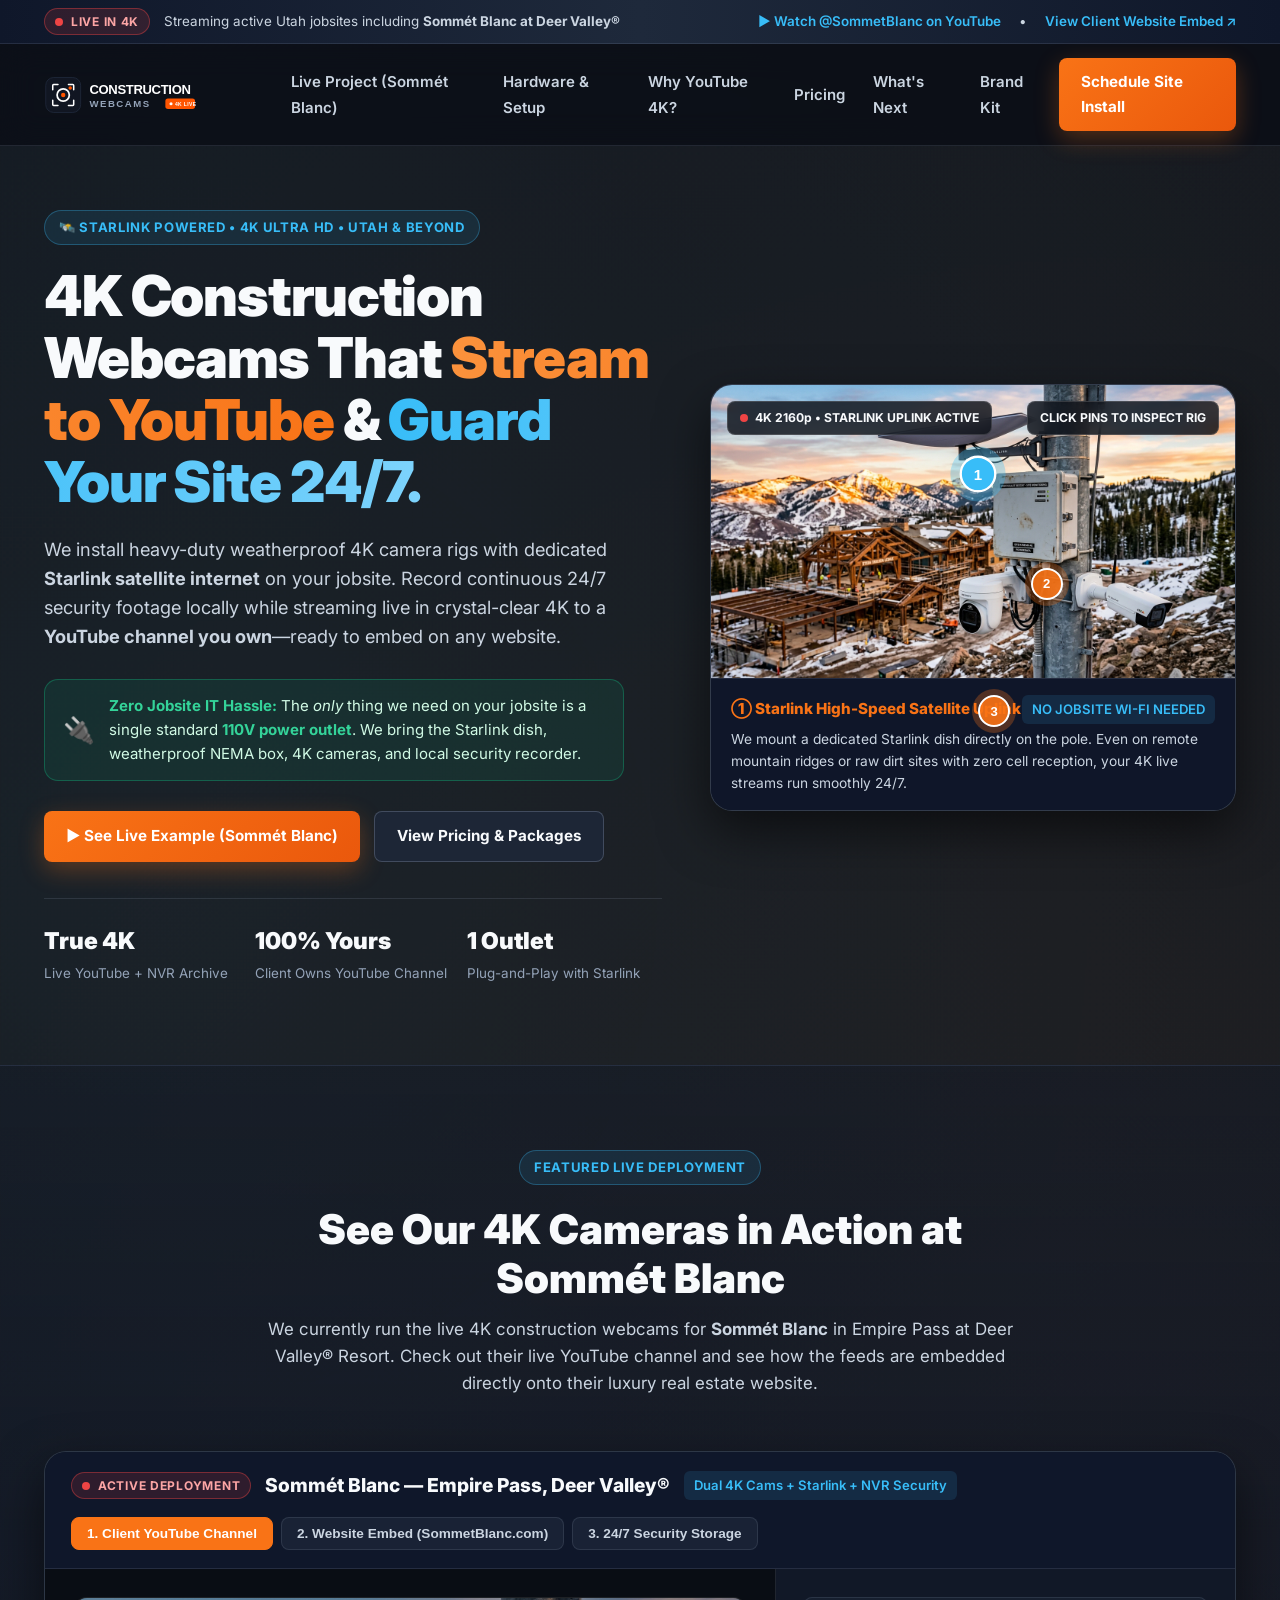
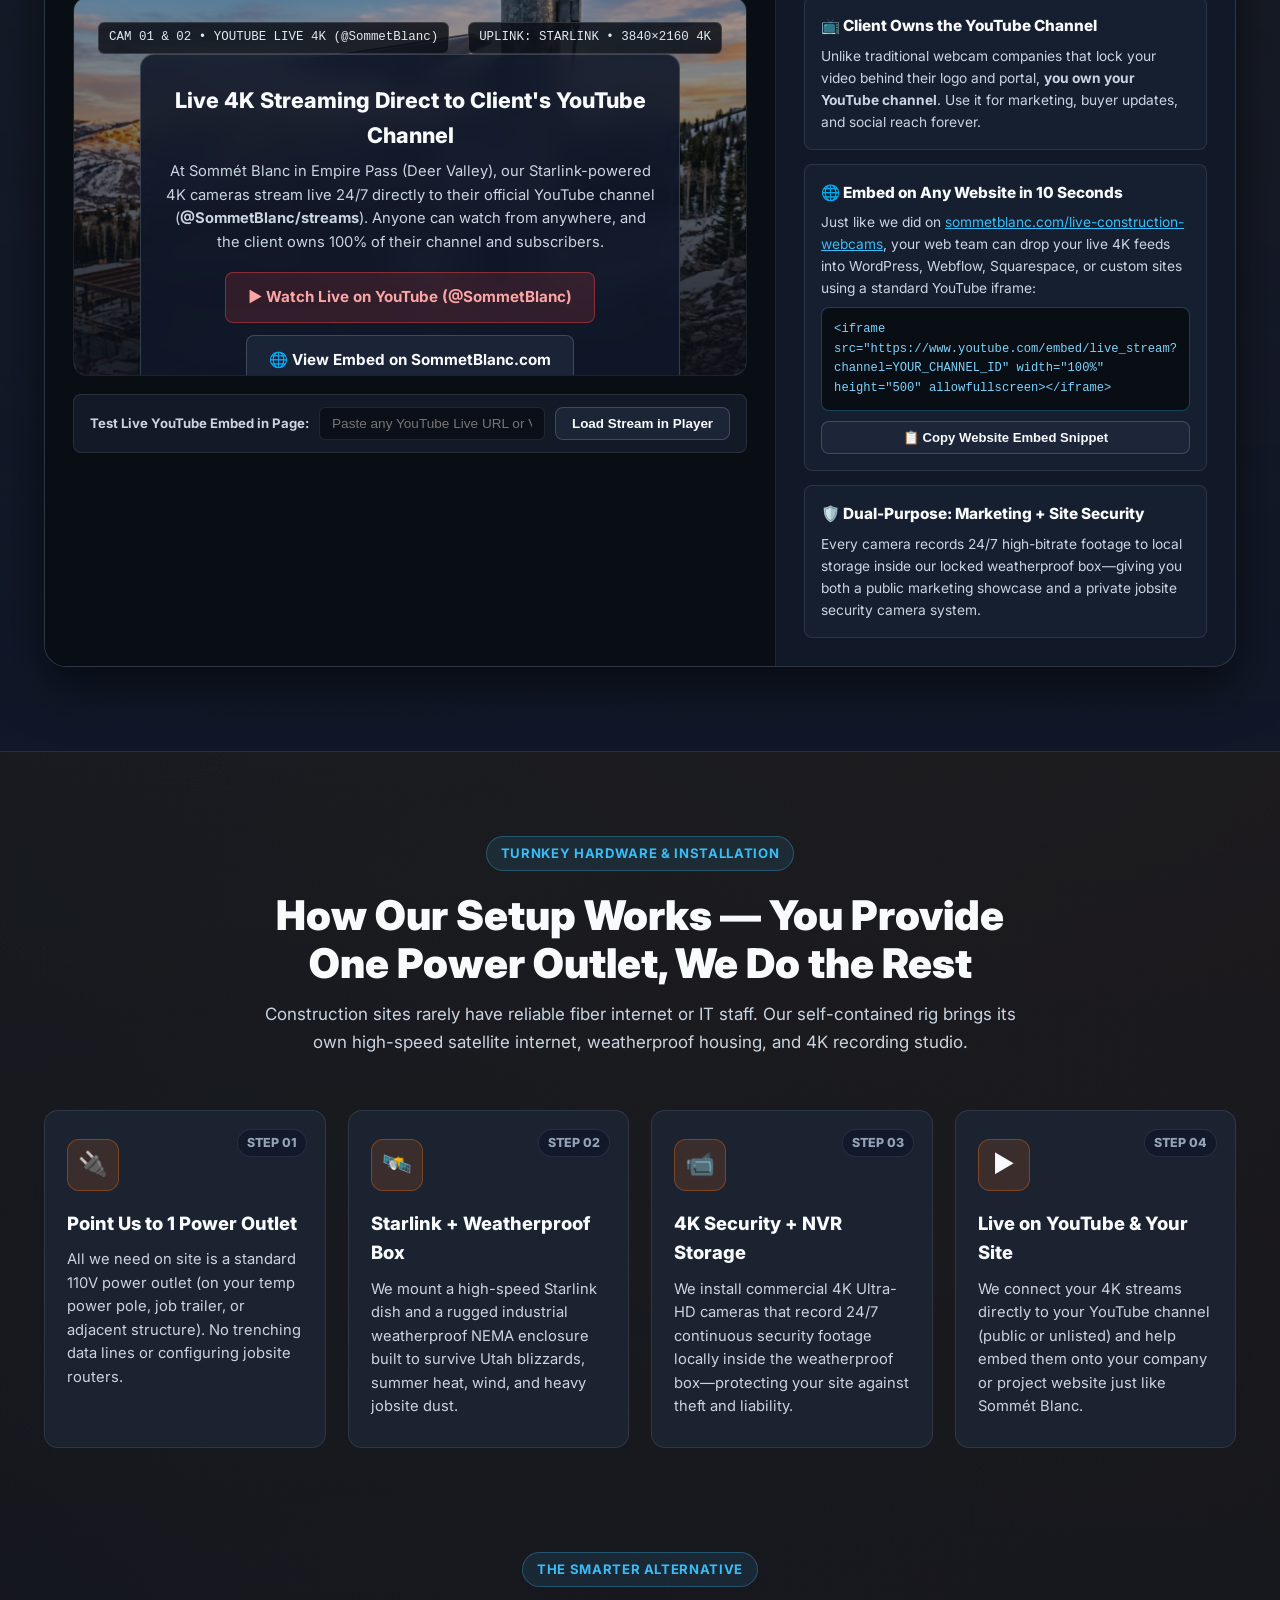
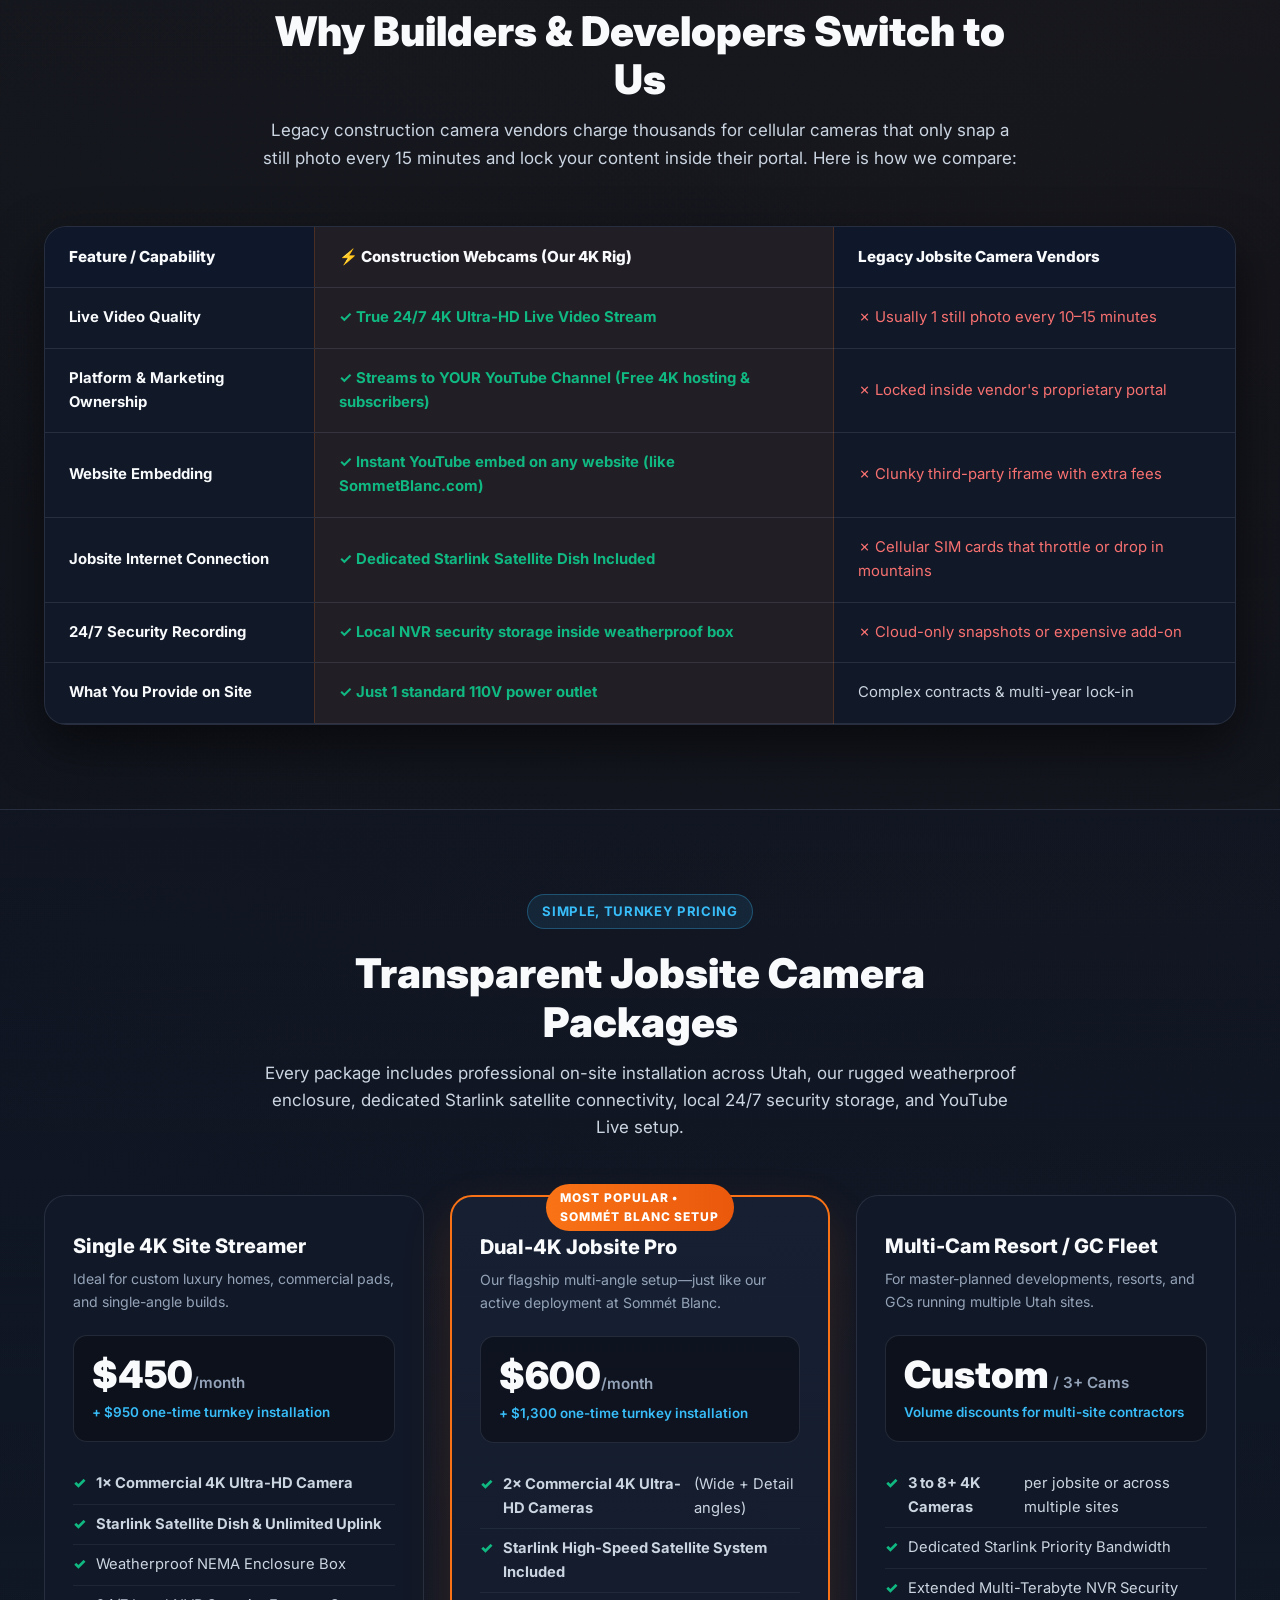
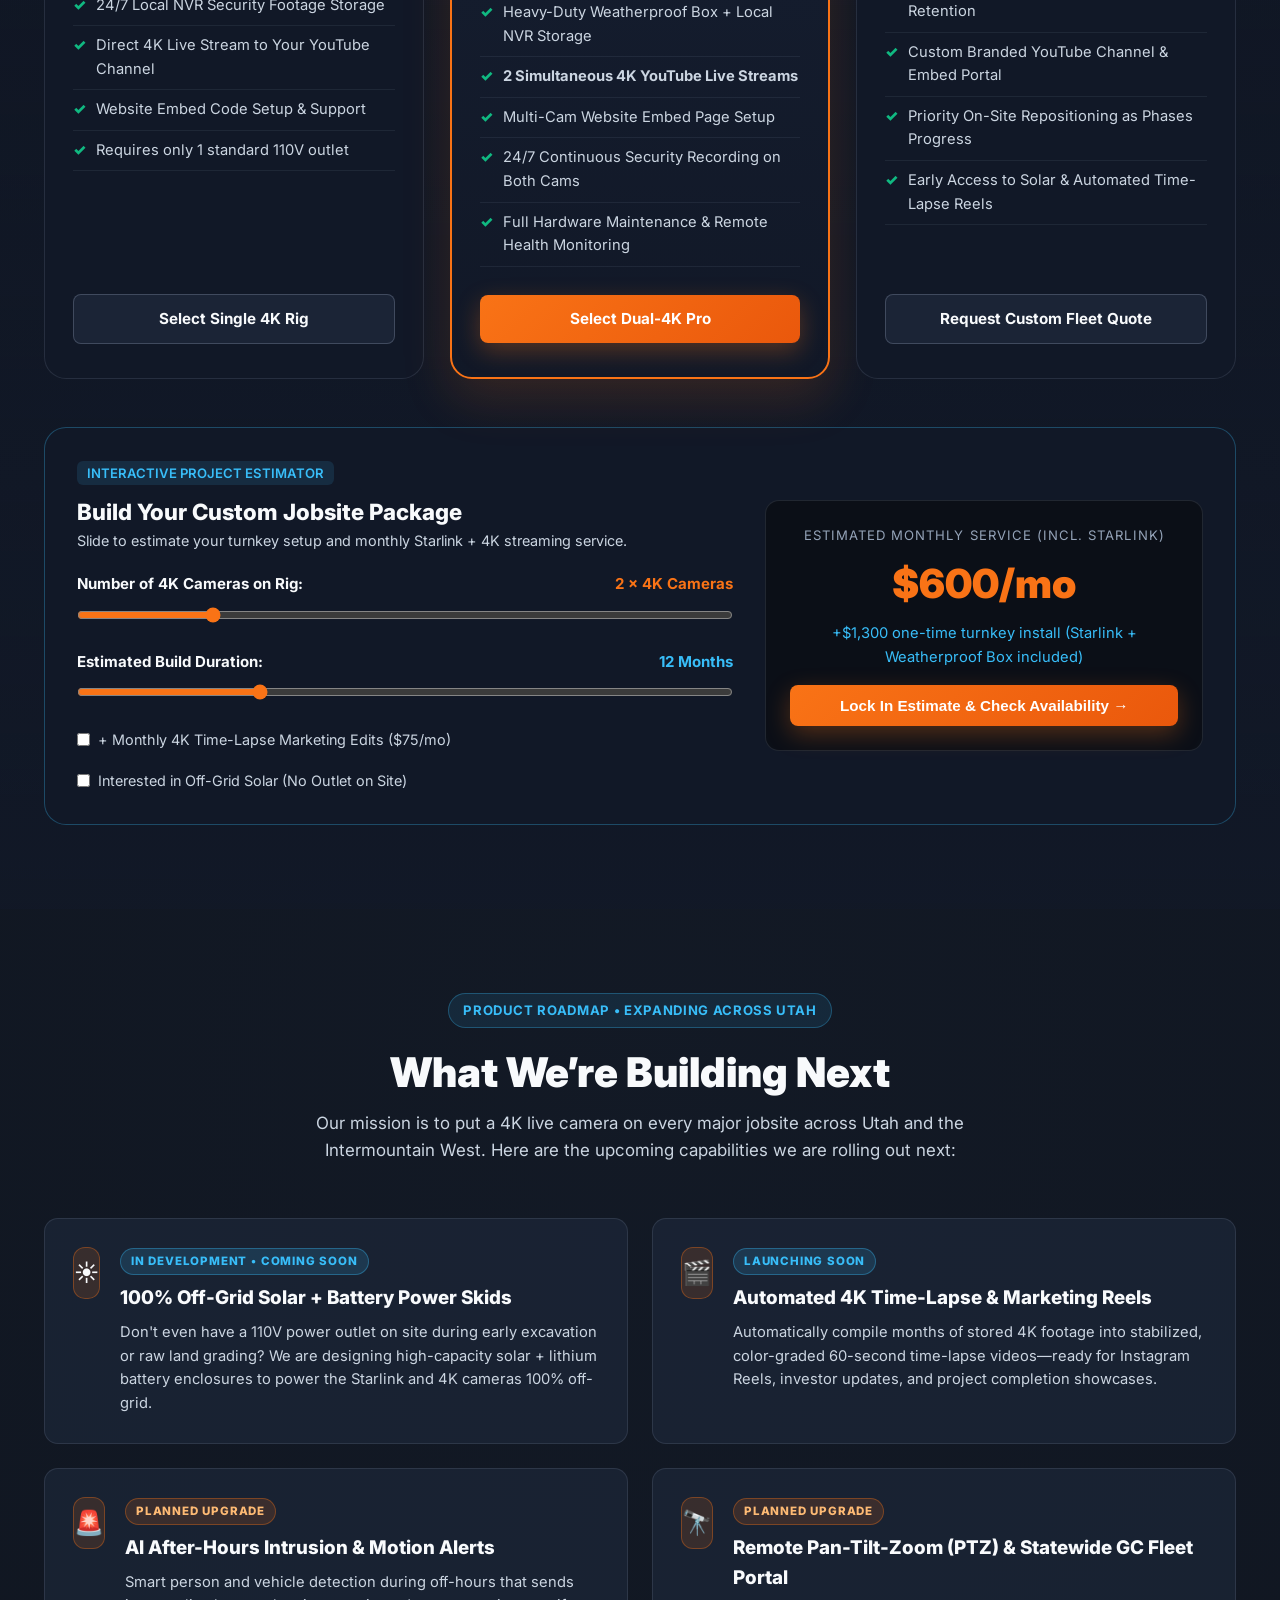
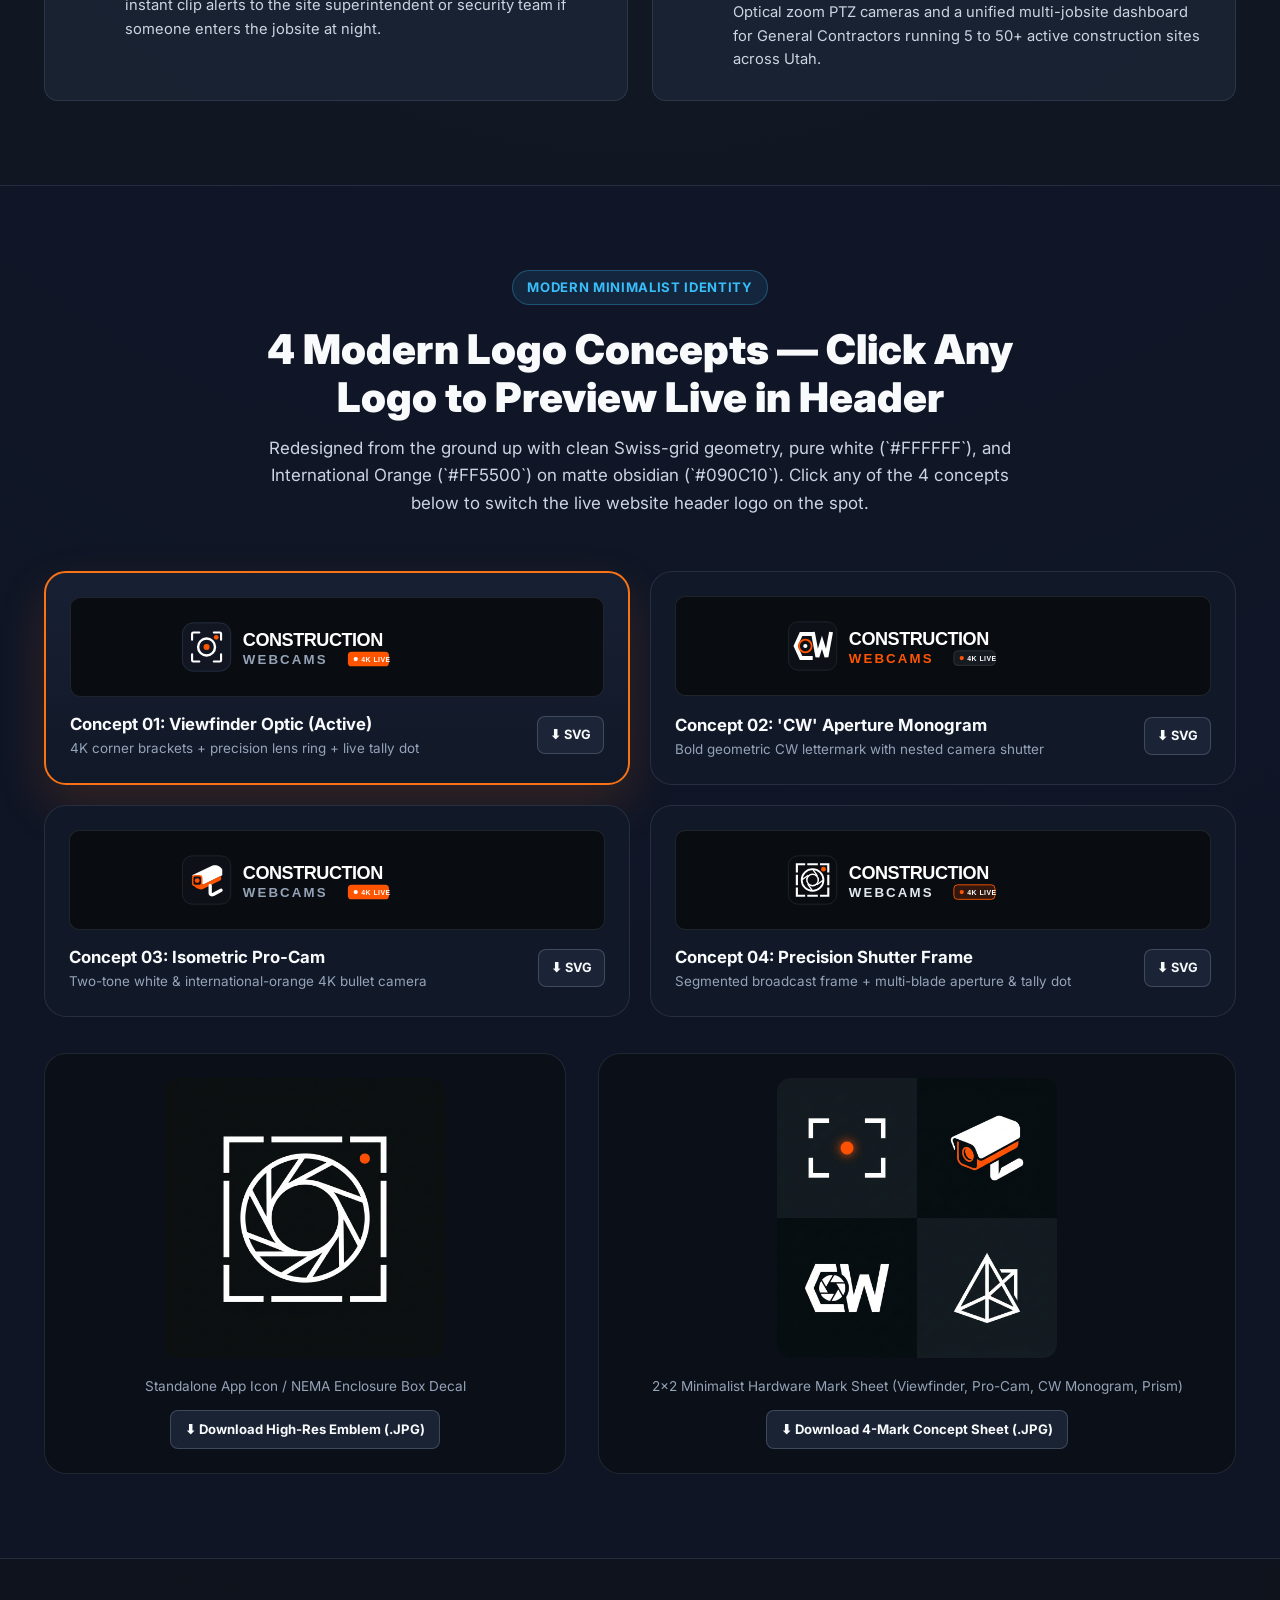
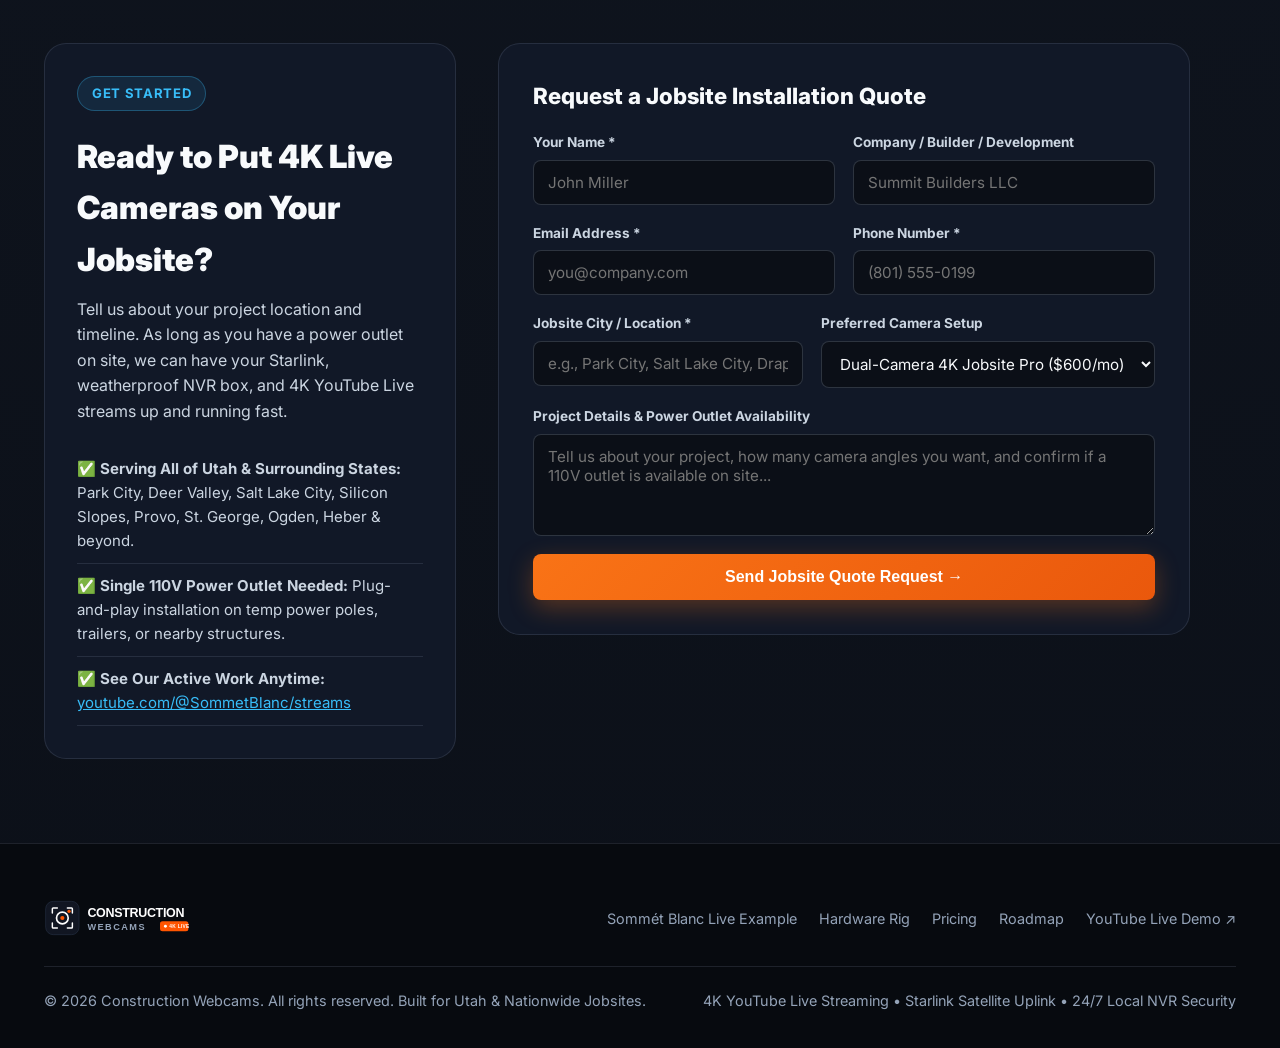
<file: hostgator-upload/index.html>
<!DOCTYPE html>
<html lang="en">
<head>
  <meta charset="UTF-8" />
  <meta name="viewport" content="width=device-width, initial-scale=1.0" />
  <title>Construction Webcams | 4K YouTube Live Streaming &amp; Starlink Jobsite Security</title>
  <meta name="description" content="Turnkey 4K construction webcams powered by Starlink across Utah and beyond. Stream live in 4K directly to a YouTube channel you own, embed on your website, and record 24/7 security footage. Only 1 power outlet required." />
  <link rel="icon" type="image/svg+xml" href="assets/favicon.svg" />
  <link rel="preconnect" href="https://fonts.googleapis.com" />
  <link rel="preconnect" href="https://fonts.gstatic.com" crossorigin />
  <link href="https://fonts.googleapis.com/css2?family=Inter:wght@400;500;600;700;800;900&display=swap" rel="stylesheet" />
  <link rel="stylesheet" href="css/styles.css" />
</head>
<body>

  <!-- Top Live Status Bar -->
  <div class="top-bar">
    <div class="container top-bar-inner">
      <div>
        <span class="live-pill"><span class="pulse-dot"></span> LIVE IN 4K</span>
        <span style="margin-left: 10px;">Streaming active Utah jobsites including <strong>Sommét Blanc at Deer Valley®</strong></span>
      </div>
      <div class="top-bar-links">
        <a href="https://www.youtube.com/@SommetBlanc/streams" target="_blank" rel="noopener">▶ Watch @SommetBlanc on YouTube</a>
        <span>•</span>
        <a href="https://sommetblanc.com/live-construction-webcams" target="_blank" rel="noopener">View Client Website Embed ↗</a>
      </div>
    </div>
  </div>

  <!-- Navigation -->
  <header class="navbar">
    <div class="container nav-inner">
      <a href="#" class="brand-logo" aria-label="Construction Webcams Home">
        <img src="assets/logo.svg" id="navBrandLogo" alt="Construction Webcams 4K Live Logo" />
      </a>

      <ul class="nav-links" id="navLinks">
        <li><a href="#showcase">Live Project (Sommét Blanc)</a></li>
        <li><a href="#how-it-works">Hardware &amp; Setup</a></li>
        <li><a href="#why-us">Why YouTube 4K?</a></li>
        <li><a href="#pricing">Pricing</a></li>
        <li><a href="#roadmap">What's Next</a></li>
        <li><a href="#brand-kit">Brand Kit</a></li>
      </ul>

      <div class="nav-cta">
        <a href="#contact" class="btn btn-primary">Schedule Site Install</a>
        <button class="mobile-menu-btn" id="mobileMenuBtn" aria-label="Toggle Menu">☰</button>
      </div>
    </div>
  </header>

  <!-- Hero Section -->
  <section class="hero">
    <div class="container hero-grid">
      <div>
        <div class="eyebrow-badge">
          <span>🛰️ Starlink Powered • 4K Ultra HD • Utah &amp; Beyond</span>
        </div>
        <h1>
          4K Construction Webcams That <span class="highlight-amber">Stream to YouTube</span> &amp; <span class="highlight-sky">Guard Your Site 24/7.</span>
        </h1>
        <p class="hero-lead">
          We install heavy-duty weatherproof 4K camera rigs with dedicated <strong>Starlink satellite internet</strong> on your jobsite. Record continuous 24/7 security footage locally while streaming live in crystal-clear 4K to a <strong>YouTube channel you own</strong>—ready to embed on any website.
        </p>

        <div class="outlet-callout">
          <div class="outlet-icon">🔌</div>
          <p>
            <strong>Zero Jobsite IT Hassle:</strong> The <em>only</em> thing we need on your jobsite is a single standard <strong>110V power outlet</strong>. We bring the Starlink dish, weatherproof NEMA box, 4K cameras, and local security recorder.
          </p>
        </div>

        <div class="hero-actions">
          <a href="#showcase" class="btn btn-primary">▶ See Live Example (Sommét Blanc)</a>
          <a href="#pricing" class="btn btn-secondary">View Pricing &amp; Packages</a>
        </div>

        <div class="hero-metrics">
          <div class="metric-item">
            <strong>True 4K</strong>
            <span>Live YouTube + NVR Archive</span>
          </div>
          <div class="metric-item">
            <strong>100% Yours</strong>
            <span>Client Owns YouTube Channel</span>
          </div>
          <div class="metric-item">
            <strong>1 Outlet</strong>
            <span>Plug-and-Play with Starlink</span>
          </div>
        </div>
      </div>

      <!-- Interactive Hardware Rig Card -->
      <div>
        <div class="hero-visual-card">
          <div class="hud-overlay-top">
            <span class="hud-badge"><span class="pulse-dot"></span> 4K 2160p • STARLINK UPLINK ACTIVE</span>
            <span class="hud-badge">CLICK PINS TO INSPECT RIG</span>
          </div>

          <!-- Interactive Hotspots -->
          <button class="hotspot hotspot-starlink active" data-hotspot="starlink" title="Inspect Starlink Dish">1</button>
          <button class="hotspot hotspot-box" data-hotspot="box" title="Inspect Weatherproof NEMA Box">2</button>
          <button class="hotspot hotspot-cam" data-hotspot="cam" title="Inspect Dual 4K Cameras">3</button>

          <img src="assets/hero-rig.jpg" alt="4K Construction Webcam Rig with Starlink Dish and Weatherproof Enclosure overlooking Utah Mountain Jobsite" />

          <div class="hotspot-info-bar">
            <div class="hotspot-info-title">
              <span id="hotspotTitle">① Starlink High-Speed Satellite Uplink</span>
              <span class="location-tag" id="hotspotBadge">NO JOBSITE WI-FI NEEDED</span>
            </div>
            <p class="hotspot-info-desc" id="hotspotDesc">
              We mount a dedicated Starlink dish directly on the pole. Even on remote mountain ridges or raw dirt sites with zero cell reception, your 4K live streams run smoothly 24/7.
            </p>
          </div>
        </div>
      </div>
    </div>
  </section>

  <!-- Live Project Showcase: Sommét Blanc -->
  <section id="showcase" class="showcase-section">
    <div class="container">
      <div class="section-header">
        <div class="eyebrow-badge">Featured Live Deployment</div>
        <h2>See Our 4K Cameras in Action at Sommét Blanc</h2>
        <p>
          We currently run the live 4K construction webcams for <strong>Sommét Blanc</strong> in Empire Pass at Deer Valley® Resort. Check out their live YouTube channel and see how the feeds are embedded directly onto their luxury real estate website.
        </p>
      </div>

      <div class="showcase-wrapper">
        <div class="showcase-topbar">
          <div class="showcase-project-meta">
            <span class="live-pill"><span class="pulse-dot"></span> ACTIVE DEPLOYMENT</span>
            <h3>Sommét Blanc — Empire Pass, Deer Valley®</h3>
            <span class="location-tag">Dual 4K Cams + Starlink + NVR Security</span>
          </div>

          <div class="showcase-tabs">
            <button class="tab-btn active" data-mode="youtube">1. Client YouTube Channel</button>
            <button class="tab-btn" data-mode="embed">2. Website Embed (SommetBlanc.com)</button>
            <button class="tab-btn" data-mode="security">3. 24/7 Security Storage</button>
          </div>
        </div>

        <div class="showcase-body">
          <div class="showcase-stage">
            <div class="video-viewport" id="videoViewport">
              <div class="stream-launch-overlay">
                <div class="cam-telemetry-bar">
                  <span class="telemetry-mono" id="stageTelemetryTag">CAM 01 &amp; 02 • YOUTUBE LIVE 4K (@SommetBlanc)</span>
                  <span class="telemetry-mono">UPLINK: STARLINK • 3840×2160 4K</span>
                </div>

                <div class="stream-center-cta">
                  <h4 id="stageModeTitle">Live 4K Streaming Direct to Client's YouTube Channel</h4>
                  <p id="stageModeDesc">
                    At Sommét Blanc in Empire Pass (Deer Valley), our Starlink-powered 4K cameras stream live 24/7 directly to their official YouTube channel (<strong>@SommetBlanc/streams</strong>). Anyone can watch from anywhere, and the client owns 100% of their channel and subscribers.
                  </p>
                  <div class="stream-btn-group">
                    <a href="https://www.youtube.com/@SommetBlanc/streams" target="_blank" rel="noopener" class="btn btn-youtube">
                      ▶ Watch Live on YouTube (@SommetBlanc)
                    </a>
                    <a href="https://sommetblanc.com/live-construction-webcams" target="_blank" rel="noopener" class="btn btn-secondary">
                      🌐 View Embed on SommetBlanc.com
                    </a>
                  </div>
                </div>

                <div class="cam-telemetry-bar">
                  <span class="telemetry-mono">LOCAL NVR RECORDING: ACTIVE (24/7)</span>
                  <span class="telemetry-mono">POWER: 1× 110V OUTLET</span>
                </div>
              </div>
            </div>

            <!-- Interactive Live Stream Embed Tester -->
            <div class="custom-yt-loader">
              <label for="ytStreamInput">Test Live YouTube Embed in Page:</label>
              <input type="text" id="ytStreamInput" placeholder="Paste any YouTube Live URL or Video ID from @SommetBlanc..." />
              <button type="button" class="btn btn-secondary" id="loadYtStreamBtn" style="padding: 8px 16px; font-size: 0.84rem;">
                Load Stream in Player
              </button>
            </div>
          </div>

          <div class="showcase-sidebar">
            <div>
              <div class="benefit-card-mini" style="margin-bottom: 14px;">
                <h4>📺 Client Owns the YouTube Channel</h4>
                <p>
                  Unlike traditional webcam companies that lock your video behind their logo and portal, <strong>you own your YouTube channel</strong>. Use it for marketing, buyer updates, and social reach forever.
                </p>
              </div>

              <div class="benefit-card-mini" style="margin-bottom: 14px;">
                <h4>🌐 Embed on Any Website in 10 Seconds</h4>
                <p>
                  Just like we did on <a href="https://sommetblanc.com/live-construction-webcams" target="_blank" rel="noopener" style="color: var(--accent-sky); text-decoration: underline;">sommetblanc.com/live-construction-webcams</a>, your web team can drop your live 4K feeds into WordPress, Webflow, Squarespace, or custom sites using a standard YouTube iframe:
                </p>
                <div class="embed-code-box" id="embedSnippetCode">&lt;iframe src="https://www.youtube.com/embed/live_stream?channel=YOUR_CHANNEL_ID" width="100%" height="500" allowfullscreen&gt;&lt;/iframe&gt;</div>
                <button type="button" class="btn btn-secondary" id="copyEmbedBtn" style="width: 100%; margin-top: 10px; padding: 8px; font-size: 0.82rem;">
                  📋 Copy Website Embed Snippet
                </button>
              </div>

              <div class="benefit-card-mini">
                <h4>🛡️ Dual-Purpose: Marketing + Site Security</h4>
                <p>
                  Every camera records 24/7 high-bitrate footage to local storage inside our locked weatherproof box—giving you both a public marketing showcase and a private jobsite security camera system.
                </p>
              </div>
            </div>
          </div>
        </div>
      </div>
    </div>
  </section>

  <!-- How It Works / What We Install -->
  <section id="how-it-works">
    <div class="container">
      <div class="section-header">
        <div class="eyebrow-badge">Turnkey Hardware &amp; Installation</div>
        <h2>How Our Setup Works — You Provide One Power Outlet, We Do the Rest</h2>
        <p>
          Construction sites rarely have reliable fiber internet or IT staff. Our self-contained rig brings its own high-speed satellite internet, weatherproof housing, and 4K recording studio.
        </p>
      </div>

      <div class="rig-grid">
        <div class="rig-card">
          <span class="rig-step-num">STEP 01</span>
          <div class="rig-icon">🔌</div>
          <h3>Point Us to 1 Power Outlet</h3>
          <p>
            All we need on site is a standard 110V power outlet (on your temp power pole, job trailer, or adjacent structure). No trenching data lines or configuring jobsite routers.
          </p>
        </div>

        <div class="rig-card">
          <span class="rig-step-num">STEP 02</span>
          <div class="rig-icon">🛰️</div>
          <h3>Starlink + Weatherproof Box</h3>
          <p>
            We mount a high-speed Starlink dish and a rugged industrial weatherproof NEMA enclosure built to survive Utah blizzards, summer heat, wind, and heavy jobsite dust.
          </p>
        </div>

        <div class="rig-card">
          <span class="rig-step-num">STEP 03</span>
          <div class="rig-icon">📹</div>
          <h3>4K Security + NVR Storage</h3>
          <p>
            We install commercial 4K Ultra-HD cameras that record 24/7 continuous security footage locally inside the weatherproof box—protecting your site against theft and liability.
          </p>
        </div>

        <div class="rig-card">
          <span class="rig-step-num">STEP 04</span>
          <div class="rig-icon">▶️</div>
          <h3>Live on YouTube &amp; Your Site</h3>
          <p>
            We connect your 4K streams directly to your YouTube channel (public or unlisted) and help embed them onto your company or project website just like Sommét Blanc.
          </p>
        </div>
      </div>
    </div>
  </section>

  <!-- Comparison Table -->
  <section id="why-us" style="padding-top: 20px;">
    <div class="container">
      <div class="section-header">
        <div class="eyebrow-badge">The Smarter Alternative</div>
        <h2>Why Builders &amp; Developers Switch to Us</h2>
        <p>
          Legacy construction camera vendors charge thousands for cellular cameras that only snap a still photo every 15 minutes and lock your content inside their portal. Here is how we compare:
        </p>
      </div>

      <div class="comparison-table-wrap">
        <table class="comparison-table">
          <thead>
            <tr>
              <th>Feature / Capability</th>
              <th class="our-col">⚡ Construction Webcams (Our 4K Rig)</th>
              <th>Legacy Jobsite Camera Vendors</th>
            </tr>
          </thead>
          <tbody>
            <tr>
              <td><strong>Live Video Quality</strong></td>
              <td class="our-col"><span class="check-good">✓ True 24/7 4K Ultra-HD Live Video Stream</span></td>
              <td><span class="check-bad">✗ Usually 1 still photo every 10–15 minutes</span></td>
            </tr>
            <tr>
              <td><strong>Platform &amp; Marketing Ownership</strong></td>
              <td class="our-col"><span class="check-good">✓ Streams to YOUR YouTube Channel (Free 4K hosting &amp; subscribers)</span></td>
              <td><span class="check-bad">✗ Locked inside vendor's proprietary portal</span></td>
            </tr>
            <tr>
              <td><strong>Website Embedding</strong></td>
              <td class="our-col"><span class="check-good">✓ Instant YouTube embed on any website (like SommetBlanc.com)</span></td>
              <td><span class="check-bad">✗ Clunky third-party iframe with extra fees</span></td>
            </tr>
            <tr>
              <td><strong>Jobsite Internet Connection</strong></td>
              <td class="our-col"><span class="check-good">✓ Dedicated Starlink Satellite Dish Included</span></td>
              <td><span class="check-bad">✗ Cellular SIM cards that throttle or drop in mountains</span></td>
            </tr>
            <tr>
              <td><strong>24/7 Security Recording</strong></td>
              <td class="our-col"><span class="check-good">✓ Local NVR security storage inside weatherproof box</span></td>
              <td><span class="check-bad">✗ Cloud-only snapshots or expensive add-on</span></td>
            </tr>
            <tr>
              <td><strong>What You Provide on Site</strong></td>
              <td class="our-col"><span class="check-good">✓ Just 1 standard 110V power outlet</span></td>
              <td>Complex contracts &amp; multi-year lock-in</td>
            </tr>
          </tbody>
        </table>
      </div>
    </div>
  </section>

  <!-- Pricing Section -->
  <section id="pricing" class="pricing-section">
    <div class="container">
      <div class="section-header">
        <div class="eyebrow-badge">Simple, Turnkey Pricing</div>
        <h2>Transparent Jobsite Camera Packages</h2>
        <p>
          Every package includes professional on-site installation across Utah, our rugged weatherproof enclosure, dedicated Starlink satellite connectivity, local 24/7 security storage, and YouTube Live setup.
        </p>
      </div>

      <div class="pricing-grid">
        <!-- Tier 1 -->
        <div class="price-card">
          <div>
            <div class="price-tier-name">Single 4K Site Streamer</div>
            <p class="price-tier-sub">Ideal for custom luxury homes, commercial pads, and single-angle builds.</p>
            <div class="price-amount-box">
              <div class="price-main">$450<span>/month</span></div>
              <div class="price-setup">+ $950 one-time turnkey installation</div>
            </div>
            <ul class="price-features">
              <li><strong>1× Commercial 4K Ultra-HD Camera</strong></li>
              <li><strong>Starlink Satellite Dish &amp; Unlimited Uplink</strong></li>
              <li>Weatherproof NEMA Enclosure Box</li>
              <li>24/7 Local NVR Security Footage Storage</li>
              <li>Direct 4K Live Stream to Your YouTube Channel</li>
              <li>Website Embed Code Setup &amp; Support</li>
              <li>Requires only 1 standard 110V outlet</li>
            </ul>
          </div>
          <a href="#contact" class="btn btn-secondary" style="width: 100%;">Select Single 4K Rig</a>
        </div>

        <!-- Tier 2 (Featured - Sommet Blanc Style) -->
        <div class="price-card featured">
          <div class="popular-ribbon">Most Popular • Sommét Blanc Setup</div>
          <div>
            <div class="price-tier-name">Dual-4K Jobsite Pro</div>
            <p class="price-tier-sub">Our flagship multi-angle setup—just like our active deployment at Sommét Blanc.</p>
            <div class="price-amount-box">
              <div class="price-main">$600<span>/month</span></div>
              <div class="price-setup">+ $1,300 one-time turnkey installation</div>
            </div>
            <ul class="price-features">
              <li><strong>2× Commercial 4K Ultra-HD Cameras</strong> (Wide + Detail angles)</li>
              <li><strong>Starlink High-Speed Satellite System Included</strong></li>
              <li>Heavy-Duty Weatherproof Box + Local NVR Storage</li>
              <li><strong>2 Simultaneous 4K YouTube Live Streams</strong></li>
              <li>Multi-Cam Website Embed Page Setup</li>
              <li>24/7 Continuous Security Recording on Both Cams</li>
              <li>Full Hardware Maintenance &amp; Remote Health Monitoring</li>
            </ul>
          </div>
          <a href="#contact" class="btn btn-primary" style="width: 100%;">Select Dual-4K Pro</a>
        </div>

        <!-- Tier 3 -->
        <div class="price-card">
          <div>
            <div class="price-tier-name">Multi-Cam Resort / GC Fleet</div>
            <p class="price-tier-sub">For master-planned developments, resorts, and GCs running multiple Utah sites.</p>
            <div class="price-amount-box">
              <div class="price-main">Custom<span> / 3+ Cams</span></div>
              <div class="price-setup">Volume discounts for multi-site contractors</div>
            </div>
            <ul class="price-features">
              <li><strong>3 to 8+ 4K Cameras</strong> per jobsite or across multiple sites</li>
              <li>Dedicated Starlink Priority Bandwidth</li>
              <li>Extended Multi-Terabyte NVR Security Retention</li>
              <li>Custom Branded YouTube Channel &amp; Embed Portal</li>
              <li>Priority On-Site Repositioning as Phases Progress</li>
              <li>Early Access to Solar &amp; Automated Time-Lapse Reels</li>
            </ul>
          </div>
          <a href="#contact" class="btn btn-secondary" style="width: 100%;">Request Custom Fleet Quote</a>
        </div>
      </div>

      <!-- Interactive Cost Estimator -->
      <div class="calculator-box">
        <div class="calc-controls">
          <div>
            <span class="location-tag">INTERACTIVE PROJECT ESTIMATOR</span>
            <h3 style="font-size: 1.4rem; font-weight: 800; margin-top: 8px;">Build Your Custom Jobsite Package</h3>
            <p style="font-size: 0.9rem; color: var(--text-secondary);">
              Slide to estimate your turnkey setup and monthly Starlink + 4K streaming service.
            </p>
          </div>

          <div class="calc-row">
            <label for="calcCamCount">
              <span>Number of 4K Cameras on Rig:</span>
              <span id="calcCamCountVal" style="color: var(--accent-amber);">2 × 4K Cameras</span>
            </label>
            <input type="range" id="calcCamCount" min="1" max="6" value="2" />
          </div>

          <div class="calc-row">
            <label for="calcDuration">
              <span>Estimated Build Duration:</span>
              <span id="calcDurationVal" style="color: var(--accent-sky);">12 Months</span>
            </label>
            <input type="range" id="calcDuration" min="3" max="36" step="3" value="12" />
          </div>

          <div class="calc-checkboxes">
            <label>
              <input type="checkbox" id="calcTimelapse" />
              <span>+ Monthly 4K Time-Lapse Marketing Edits ($75/mo)</span>
            </label>
            <label>
              <input type="checkbox" id="calcSolarInterest" />
              <span>Interested in Off-Grid Solar (No Outlet on Site)</span>
            </label>
          </div>
        </div>

        <div class="calc-summary">
          <div class="calc-summary-label">Estimated Monthly Service (Incl. Starlink)</div>
          <div class="calc-total-monthly" id="calcTotalMonthly">$600<span>/mo</span></div>
          <div class="calc-total-setup" id="calcTotalSetup">+$1,300 one-time turnkey install (Starlink + Weatherproof Box included)</div>
          <button type="button" class="btn btn-primary" id="applyCalcToQuoteBtn" style="width: 100%;">
            Lock In Estimate &amp; Check Availability →
          </button>
        </div>
      </div>
    </div>
  </section>

  <!-- What I Am Planning To Do: Future Roadmap -->
  <section id="roadmap">
    <div class="container">
      <div class="section-header">
        <div class="eyebrow-badge">Product Roadmap • Expanding Across Utah</div>
        <h2>What We’re Building Next</h2>
        <p>
          Our mission is to put a 4K live camera on every major jobsite across Utah and the Intermountain West. Here are the upcoming capabilities we are rolling out next:
        </p>
      </div>

      <div class="roadmap-grid">
        <div class="roadmap-card">
          <div class="rig-icon">☀️</div>
          <div>
            <span class="roadmap-status status-in-dev">In Development • Coming Soon</span>
            <h3>100% Off-Grid Solar + Battery Power Skids</h3>
            <p>
              Don't even have a 110V power outlet on site during early excavation or raw land grading? We are designing high-capacity solar + lithium battery enclosures to power the Starlink and 4K cameras 100% off-grid.
            </p>
          </div>
        </div>

        <div class="roadmap-card">
          <div class="rig-icon">🎬</div>
          <div>
            <span class="roadmap-status status-in-dev">Launching Soon</span>
            <h3>Automated 4K Time-Lapse &amp; Marketing Reels</h3>
            <p>
              Automatically compile months of stored 4K footage into stabilized, color-graded 60-second time-lapse videos—ready for Instagram Reels, investor updates, and project completion showcases.
            </p>
          </div>
        </div>

        <div class="roadmap-card">
          <div class="rig-icon">🚨</div>
          <div>
            <span class="roadmap-status status-planned">Planned Upgrade</span>
            <h3>AI After-Hours Intrusion &amp; Motion Alerts</h3>
            <p>
              Smart person and vehicle detection during off-hours that sends instant clip alerts to the site superintendent or security team if someone enters the jobsite at night.
            </p>
          </div>
        </div>

        <div class="roadmap-card">
          <div class="rig-icon">🔭</div>
          <div>
            <span class="roadmap-status status-planned">Planned Upgrade</span>
            <h3>Remote Pan-Tilt-Zoom (PTZ) &amp; Statewide GC Fleet Portal</h3>
            <p>
              Optical zoom PTZ cameras and a unified multi-jobsite dashboard for General Contractors running 5 to 50+ active construction sites across Utah.
            </p>
          </div>
        </div>
      </div>
    </div>
  </section>

  <!-- Brand & Logo Kit Section -->
  <section id="brand-kit" class="brand-kit-section">
    <div class="container">
      <div class="section-header">
        <div class="eyebrow-badge">Modern Minimalist Identity</div>
        <h2>4 Modern Logo Concepts — Click Any Logo to Preview Live in Header</h2>
        <p>
          Redesigned from the ground up with clean Swiss-grid geometry, pure white (`#FFFFFF`), and International Orange (`#FF5500`) on matte obsidian (`#090C10`). Click any of the 4 concepts below to switch the live website header logo on the spot.
        </p>
      </div>

      <!-- Interactive 4-Concept Switcher Grid -->
      <div class="pricing-grid" style="grid-template-columns: repeat(2, 1fr); gap: 20px; margin-bottom: 36px;">
        <div class="price-card featured logo-choice-card" data-logo="assets/logo-v1.svg" style="cursor: pointer; padding: 24px;">
          <div style="background: #090C10; border: 1px solid var(--border-subtle); border-radius: 10px; padding: 20px; margin-bottom: 14px;">
            <img src="assets/logo-v1.svg" alt="Concept 1: Viewfinder Live Optic" style="height: 58px; margin: 0 auto;" />
          </div>
          <div style="display: flex; justify-content: space-between; align-items: center;">
            <div>
              <strong style="font-size: 1.05rem;">Concept 01: Viewfinder Optic (Active)</strong>
              <p style="font-size: 0.84rem; color: var(--text-muted);">4K corner brackets + precision lens ring + live tally dot</p>
            </div>
            <a href="assets/logo-v1.svg" download class="btn btn-secondary" style="padding: 8px 12px; font-size: 0.8rem;" onclick="event.stopPropagation();">⬇ SVG</a>
          </div>
        </div>

        <div class="price-card logo-choice-card" data-logo="assets/logo-v2.svg" style="cursor: pointer; padding: 24px;">
          <div style="background: #090C10; border: 1px solid var(--border-subtle); border-radius: 10px; padding: 20px; margin-bottom: 14px;">
            <img src="assets/logo-v2.svg" alt="Concept 2: CW Aperture Monogram" style="height: 58px; margin: 0 auto;" />
          </div>
          <div style="display: flex; justify-content: space-between; align-items: center;">
            <div>
              <strong style="font-size: 1.05rem;">Concept 02: 'CW' Aperture Monogram</strong>
              <p style="font-size: 0.84rem; color: var(--text-muted);">Bold geometric CW lettermark with nested camera shutter</p>
            </div>
            <a href="assets/logo-v2.svg" download class="btn btn-secondary" style="padding: 8px 12px; font-size: 0.8rem;" onclick="event.stopPropagation();">⬇ SVG</a>
          </div>
        </div>

        <div class="price-card logo-choice-card" data-logo="assets/logo-v3.svg" style="cursor: pointer; padding: 24px;">
          <div style="background: #090C10; border: 1px solid var(--border-subtle); border-radius: 10px; padding: 20px; margin-bottom: 14px;">
            <img src="assets/logo-v3.svg" alt="Concept 3: Isometric Pro-Cam" style="height: 58px; margin: 0 auto;" />
          </div>
          <div style="display: flex; justify-content: space-between; align-items: center;">
            <div>
              <strong style="font-size: 1.05rem;">Concept 03: Isometric Pro-Cam</strong>
              <p style="font-size: 0.84rem; color: var(--text-muted);">Two-tone white &amp; international-orange 4K bullet camera</p>
            </div>
            <a href="assets/logo-v3.svg" download class="btn btn-secondary" style="padding: 8px 12px; font-size: 0.8rem;" onclick="event.stopPropagation();">⬇ SVG</a>
          </div>
        </div>

        <div class="price-card logo-choice-card" data-logo="assets/logo-v4.svg" style="cursor: pointer; padding: 24px;">
          <div style="background: #090C10; border: 1px solid var(--border-subtle); border-radius: 10px; padding: 20px; margin-bottom: 14px;">
            <img src="assets/logo-v4.svg" alt="Concept 4: Shutter Frame" style="height: 58px; margin: 0 auto;" />
          </div>
          <div style="display: flex; justify-content: space-between; align-items: center;">
            <div>
              <strong style="font-size: 1.05rem;">Concept 04: Precision Shutter Frame</strong>
              <p style="font-size: 0.84rem; color: var(--text-muted);">Segmented broadcast frame + multi-blade aperture &amp; tally dot</p>
            </div>
            <a href="assets/logo-v4.svg" download class="btn btn-secondary" style="padding: 8px 12px; font-size: 0.8rem;" onclick="event.stopPropagation();">⬇ SVG</a>
          </div>
        </div>
      </div>

      <div class="brand-kit-grid">
        <div class="brand-emblem-preview">
          <img src="assets/logo-emblem.jpg" alt="Minimalist Shutter Frame Emblem" />
          <p style="font-size: 0.85rem; color: var(--text-muted); margin-bottom: 12px;">Standalone App Icon / NEMA Enclosure Box Decal</p>
          <a href="assets/logo-emblem.jpg" download class="btn btn-secondary" style="font-size: 0.82rem; padding: 8px 14px;">⬇ Download High-Res Emblem (.JPG)</a>
        </div>

        <div class="brand-emblem-preview">
          <img src="assets/logo-concept-grid.jpg" alt="4 Modern Minimalist Brand Mark Concepts" />
          <p style="font-size: 0.85rem; color: var(--text-muted); margin-bottom: 12px;">2×2 Minimalist Hardware Mark Sheet (Viewfinder, Pro-Cam, CW Monogram, Prism)</p>
          <a href="assets/logo-concept-grid.jpg" download class="btn btn-secondary" style="font-size: 0.82rem; padding: 8px 14px;">⬇ Download 4-Mark Concept Sheet (.JPG)</a>
        </div>
      </div>
    </div>
  </section>

  <!-- Contact / Book Installation Section -->
  <section id="contact">
    <div class="container">
      <div class="contact-grid">
        <div class="contact-info-box">
          <div class="eyebrow-badge">Get Started</div>
          <h2 style="font-size: 2rem; font-weight: 900; margin-bottom: 12px;">Ready to Put 4K Live Cameras on Your Jobsite?</h2>
          <p style="color: var(--text-secondary);">
            Tell us about your project location and timeline. As long as you have a power outlet on site, we can have your Starlink, weatherproof NVR box, and 4K YouTube Live streams up and running fast.
          </p>

          <ul class="contact-checklist">
            <li>✅ <strong>Serving All of Utah &amp; Surrounding States:</strong> Park City, Deer Valley, Salt Lake City, Silicon Slopes, Provo, St. George, Ogden, Heber &amp; beyond.</li>
            <li>✅ <strong>Single 110V Power Outlet Needed:</strong> Plug-and-play installation on temp power poles, trailers, or nearby structures.</li>
            <li>✅ <strong>See Our Active Work Anytime:</strong> <a href="https://www.youtube.com/@SommetBlanc/streams" target="_blank" rel="noopener" style="color: var(--accent-sky); text-decoration: underline;">youtube.com/@SommetBlanc/streams</a></li>
          </ul>
        </div>

        <form class="quote-form" id="quoteForm" action="contact.php" method="POST">
          <h3 style="font-size: 1.4rem; font-weight: 800; margin-bottom: 18px;">Request a Jobsite Installation Quote</h3>

          <div class="form-grid">
            <div class="form-group" style="margin-bottom: 0;">
              <label for="quoteName">Your Name *</label>
              <input type="text" id="quoteName" name="name" required placeholder="John Miller" />
            </div>
            <div class="form-group" style="margin-bottom: 0;">
              <label for="quoteCompany">Company / Builder / Development</label>
              <input type="text" id="quoteCompany" name="company" placeholder="Summit Builders LLC" />
            </div>
          </div>

          <div class="form-grid">
            <div class="form-group" style="margin-bottom: 0;">
              <label for="quoteEmail">Email Address *</label>
              <input type="email" id="quoteEmail" name="email" required placeholder="you@company.com" />
            </div>
            <div class="form-group" style="margin-bottom: 0;">
              <label for="quotePhone">Phone Number *</label>
              <input type="tel" id="quotePhone" name="phone" required placeholder="(801) 555-0199" />
            </div>
          </div>

          <div class="form-grid">
            <div class="form-group" style="margin-bottom: 0;">
              <label for="quoteLocation">Jobsite City / Location *</label>
              <input type="text" id="quoteLocation" name="location" required placeholder="e.g., Park City, Salt Lake City, Draper..." />
            </div>
            <div class="form-group" style="margin-bottom: 0;">
              <label for="quotePackage">Preferred Camera Setup</label>
              <select id="quotePackage" name="package">
                <option value="Dual-Camera 4K Jobsite Pro (Sommet Blanc Style)">Dual-Camera 4K Jobsite Pro ($600/mo)</option>
                <option value="1-Camera 4K + Starlink Package">Single 4K Camera + Starlink ($450/mo)</option>
                <option value="Multi-Camera Custom Resort / Commercial Setup">Multi-Camera Custom Setup (3+ Cams)</option>
                <option value="Off-Grid Solar Waitlist / Inquiry">Need Off-Grid Solar (No Outlet Yet)</option>
              </select>
            </div>
          </div>

          <div class="form-group">
            <label for="quoteMessage">Project Details &amp; Power Outlet Availability</label>
            <textarea id="quoteMessage" name="message" rows="4" placeholder="Tell us about your project, how many camera angles you want, and confirm if a 110V outlet is available on site..."></textarea>
          </div>

          <button type="submit" class="btn btn-primary" style="width: 100%; font-size: 1rem; padding: 14px;">
            Send Jobsite Quote Request →
          </button>

          <p id="formStatusMsg" style="display: none; margin-top: 14px; font-weight: 700; font-size: 0.9rem; text-align: center;"></p>
        </form>
      </div>
    </div>
  </section>

  <!-- Footer -->
  <footer class="footer">
    <div class="container">
      <div class="footer-inner">
        <a href="#" class="brand-logo">
          <img src="assets/logo.svg" id="footerBrandLogo" alt="Construction Webcams Logo" style="height: 40px;" />
        </a>
        <div style="display: flex; gap: 22px; flex-wrap: wrap;">
          <a href="#showcase">Sommét Blanc Live Example</a>
          <a href="#how-it-works">Hardware Rig</a>
          <a href="#pricing">Pricing</a>
          <a href="#roadmap">Roadmap</a>
          <a href="https://www.youtube.com/@SommetBlanc/streams" target="_blank" rel="noopener">YouTube Live Demo ↗</a>
        </div>
      </div>
      <div style="border-top: 1px solid var(--border-subtle); padding-top: 22px; display: flex; justify-content: space-between; flex-wrap: wrap; gap: 12px;">
        <span>© 2026 Construction Webcams. All rights reserved. Built for Utah &amp; Nationwide Jobsites.</span>
        <span>4K YouTube Live Streaming • Starlink Satellite Uplink • 24/7 Local NVR Security</span>
      </div>
    </div>
  </footer>

  <script src="js/main.js"></script>
</body>
</html>
</file>
<file: css/styles.css>
:root {
  --bg-page: #f8fafc;
  --bg-white: #ffffff;
  --bg-subtle: #f1f5f9;
  --bg-dark: #0f172a;
  --bg-dark-elevated: #1e293b;
  --text-main: #0f172a;
  --text-body: #334155;
  --text-muted: #64748b;
  --border-light: #e2e8f0;
  --border-medium: #cbd5e1;
  --accent-orange: #ea580c;
  --accent-orange-hover: #c2410c;
  --accent-red: #dc2626;
  --accent-green: #16a34a;
  --shadow-sm: 0 1px 3px rgba(15, 23, 42, 0.05);
  --shadow-md: 0 6px 18px -4px rgba(15, 23, 42, 0.07), 0 2px 6px -1px rgba(15, 23, 42, 0.04);
  --shadow-lg: 0 24px 48px -12px rgba(15, 23, 42, 0.14), 0 8px 16px -6px rgba(15, 23, 42, 0.06);
  --radius-sm: 8px;
  --radius-md: 12px;
  --radius-lg: 16px;
  --font-sans: 'Inter', -apple-system, BlinkMacSystemFont, 'Segoe UI', Roboto, sans-serif;
}

*, *::before, *::after {
  box-sizing: border-box;
  margin: 0;
  padding: 0;
}

html {
  scroll-behavior: smooth;
  font-family: var(--font-sans);
  color: var(--text-main);
  background-color: var(--bg-page);
  line-height: 1.6;
  -webkit-font-smoothing: antialiased;
}

body {
  background-color: var(--bg-page);
  overflow-x: hidden;
}

a {
  color: inherit;
  text-decoration: none;
  transition: all 0.18s ease;
}

.container {
  width: 100%;
  max-width: 1240px;
  margin: 0 auto;
  padding: 0 28px;
}

/* Top Utility Bar */
.utility-bar {
  background-color: var(--bg-dark);
  color: #cbd5e1;
  font-size: 0.8rem;
  padding: 10px 0;
  border-bottom: 1px solid rgba(255, 255, 255, 0.08);
}

.utility-inner {
  display: flex;
  justify-content: space-between;
  align-items: center;
  flex-wrap: wrap;
  gap: 12px;
}

.utility-status {
  display: inline-flex;
  align-items: center;
  gap: 9px;
  font-weight: 500;
}

.live-dot {
  width: 8px;
  height: 8px;
  border-radius: 50%;
  background-color: var(--accent-red);
  box-shadow: 0 0 0 3px rgba(220, 38, 38, 0.28);
  display: inline-block;
  flex-shrink: 0;
}

.utility-links {
  display: flex;
  align-items: center;
  gap: 22px;
}

.utility-links a {
  color: #f8fafc;
  font-weight: 500;
  opacity: 0.88;
}

.utility-links a:hover {
  opacity: 1;
  text-decoration: underline;
}

/* Main Navigation */
.site-header {
  position: sticky;
  top: 0;
  z-index: 100;
  background: rgba(255, 255, 255, 0.95);
  backdrop-filter: blur(12px);
  -webkit-backdrop-filter: blur(12px);
  border-bottom: 1px solid var(--border-light);
}

.header-inner {
  height: 76px;
  display: flex;
  align-items: center;
  justify-content: space-between;
  gap: 24px;
}

.brand-lockup {
  display: inline-flex;
  align-items: center;
  gap: 12px;
}

.brand-mark {
  width: 40px;
  height: 40px;
  border-radius: 9px;
  background: var(--bg-dark);
  display: flex;
  align-items: center;
  justify-content: center;
  flex-shrink: 0;
  box-shadow: var(--shadow-sm);
}

.brand-text {
  display: flex;
  flex-direction: column;
  line-height: 1.15;
}

.brand-title {
  font-size: 1.05rem;
  font-weight: 800;
  letter-spacing: -0.025em;
  color: var(--text-main);
}

.brand-subtitle {
  font-size: 0.69rem;
  font-weight: 600;
  letter-spacing: 0.06em;
  text-transform: uppercase;
  color: var(--text-muted);
}

.main-nav {
  display: flex;
  align-items: center;
  gap: 32px;
}

.main-nav a {
  font-size: 0.92rem;
  font-weight: 600;
  color: var(--text-body);
}

.main-nav a:hover {
  color: var(--accent-orange);
}

.header-cta {
  display: flex;
  align-items: center;
  gap: 12px;
}

/* Buttons */
.btn {
  display: inline-flex;
  align-items: center;
  justify-content: center;
  gap: 8px;
  padding: 12px 22px;
  font-size: 0.9rem;
  font-weight: 600;
  border-radius: var(--radius-sm);
  cursor: pointer;
  border: 1px solid transparent;
  transition: all 0.18s ease;
  white-space: nowrap;
}

.btn-primary {
  background-color: var(--bg-dark);
  color: #ffffff;
  box-shadow: var(--shadow-sm);
}

.btn-primary:hover {
  background-color: #1e293b;
  transform: translateY(-1px);
}

.btn-accent {
  background-color: var(--accent-orange);
  color: #ffffff;
  box-shadow: var(--shadow-sm);
}

.btn-accent:hover {
  background-color: var(--accent-orange-hover);
  transform: translateY(-1px);
}

.btn-secondary {
  background-color: var(--bg-white);
  color: var(--text-main);
  border-color: var(--border-medium);
}

.btn-secondary:hover {
  background-color: var(--bg-subtle);
  border-color: #94a3b8;
}

/* Hero Section */
.hero {
  background-color: var(--bg-white);
  padding: 64px 0 68px;
  border-bottom: 1px solid var(--border-light);
}

.hero-grid {
  display: grid;
  grid-template-columns: 1.04fr 0.96fr;
  gap: 54px;
  align-items: center;
}

.section-pill {
  display: inline-flex;
  align-items: center;
  gap: 8px;
  padding: 6px 13px;
  border-radius: 999px;
  background-color: var(--bg-subtle);
  border: 1px solid var(--border-light);
  font-size: 0.75rem;
  font-weight: 700;
  text-transform: uppercase;
  letter-spacing: 0.05em;
  color: var(--text-body);
  margin-bottom: 20px;
}

.hero h1 {
  font-size: clamp(2.2rem, 3.6vw, 3.1rem);
  font-weight: 800;
  letter-spacing: -0.03em;
  line-height: 1.12;
  color: var(--text-main);
  margin-bottom: 20px;
}

.hero-lead {
  font-size: 1.06rem;
  color: var(--text-body);
  margin-bottom: 28px;
  line-height: 1.65;
}

.hero-actions {
  display: flex;
  align-items: center;
  gap: 14px;
  flex-wrap: wrap;
  margin-bottom: 34px;
}

.hero-specs-bar {
  display: grid;
  grid-template-columns: repeat(4, 1fr);
  gap: 14px;
  padding-top: 24px;
  border-top: 1px solid var(--border-light);
}

.spec-stat strong {
  display: block;
  font-size: 0.98rem;
  font-weight: 800;
  color: var(--text-main);
  letter-spacing: -0.01em;
}

.spec-stat span {
  font-size: 0.78rem;
  color: var(--text-muted);
  line-height: 1.35;
  display: block;
  margin-top: 2px;
}

/* Featured Live Player Card in Hero */
.hero-player-card {
  background-color: var(--bg-dark);
  border-radius: var(--radius-lg);
  overflow: hidden;
  box-shadow: var(--shadow-lg);
  border: 1px solid #1e293b;
  color: #f8fafc;
}

.hero-player-header {
  padding: 14px 18px;
  display: flex;
  justify-content: space-between;
  align-items: center;
  border-bottom: 1px solid rgba(255, 255, 255, 0.08);
  font-size: 0.82rem;
}

.hero-player-title {
  display: flex;
  align-items: center;
  gap: 8px;
  font-weight: 600;
}

.hero-player-tag {
  font-size: 0.7rem;
  font-weight: 700;
  letter-spacing: 0.04em;
  color: #cbd5e1;
  background: rgba(255, 255, 255, 0.08);
  padding: 4px 9px;
  border-radius: 4px;
}

.video-ratio-box {
  position: relative;
  width: 100%;
  aspect-ratio: 16 / 9;
  background: #000000;
}

.video-ratio-box iframe {
  width: 100%;
  height: 100%;
  border: 0;
  display: block;
}

.hero-player-footer {
  padding: 12px 18px;
  display: flex;
  justify-content: space-between;
  align-items: center;
  flex-wrap: wrap;
  gap: 10px;
  background: #090d16;
  font-size: 0.8rem;
  color: #94a3b8;
}

.hero-cam-switcher {
  display: flex;
  gap: 6px;
  flex-wrap: wrap;
}

.cam-switch-btn {
  background: rgba(255, 255, 255, 0.08);
  border: 1px solid rgba(255, 255, 255, 0.12);
  color: #cbd5e1;
  font-size: 0.74rem;
  font-weight: 600;
  padding: 4px 10px;
  border-radius: 4px;
  cursor: pointer;
  transition: all 0.15s ease;
}

.cam-switch-btn:hover,
.cam-switch-btn.active {
  background: var(--accent-orange);
  border-color: var(--accent-orange);
  color: #ffffff;
}

/* Key Highlights Strip */
.highlights-strip {
  background: var(--bg-subtle);
  border-bottom: 1px solid var(--border-light);
  padding: 22px 0;
}

.highlights-grid {
  display: grid;
  grid-template-columns: repeat(4, 1fr);
  gap: 20px;
}

.highlight-item {
  display: flex;
  align-items: center;
  gap: 12px;
  font-size: 0.86rem;
  font-weight: 600;
  color: var(--text-main);
}

.highlight-icon {
  width: 34px;
  height: 34px;
  border-radius: 8px;
  background: var(--bg-white);
  border: 1px solid var(--border-medium);
  display: flex;
  align-items: center;
  justify-content: center;
  flex-shrink: 0;
  color: var(--accent-orange);
}

/* Section Layout */
.section {
  padding: 80px 0;
  border-bottom: 1px solid var(--border-light);
}

.section-white {
  background-color: var(--bg-white);
}

.section-dark {
  background-color: var(--bg-dark);
  color: #f8fafc;
}

.section-top {
  display: flex;
  justify-content: space-between;
  align-items: flex-end;
  gap: 24px;
  flex-wrap: wrap;
  margin-bottom: 44px;
}

.section-top-centered {
  text-align: center;
  max-width: 740px;
  margin: 0 auto 48px;
}

.section-heading {
  font-size: clamp(1.75rem, 2.8vw, 2.35rem);
  font-weight: 800;
  letter-spacing: -0.025em;
  line-height: 1.2;
  margin-bottom: 10px;
}

.section-sub {
  font-size: 1rem;
  color: var(--text-body);
  max-width: 660px;
}

.section-dark .section-sub {
  color: #94a3b8;
}

.section-dark .section-pill {
  background: rgba(255, 255, 255, 0.08);
  border-color: rgba(255, 255, 255, 0.14);
  color: #e2e8f0;
}

/* 6-Camera Live Wall Grid */
.streams-wall-grid {
  display: grid;
  grid-template-columns: repeat(3, 1fr);
  gap: 22px;
}

.stream-card {
  background: var(--bg-dark-elevated);
  border: 1px solid rgba(255, 255, 255, 0.1);
  border-radius: var(--radius-md);
  overflow: hidden;
  transition: transform 0.2s ease, border-color 0.2s ease;
}

.stream-card:hover {
  transform: translateY(-2px);
  border-color: rgba(255, 255, 255, 0.24);
}

.stream-card-bar {
  padding: 12px 16px;
  display: flex;
  justify-content: space-between;
  align-items: center;
  font-size: 0.82rem;
  background: rgba(15, 23, 42, 0.75);
  border-top: 1px solid rgba(255, 255, 255, 0.08);
}

.stream-card-label {
  display: inline-flex;
  align-items: center;
  gap: 8px;
  font-weight: 600;
  color: #f8fafc;
}

.stream-card-link {
  color: #94a3b8;
  font-size: 0.78rem;
  font-weight: 500;
}

.stream-card-link:hover {
  color: #ffffff;
  text-decoration: underline;
}

.showcase-banner {
  margin-top: 28px;
  background: rgba(255, 255, 255, 0.05);
  border: 1px solid rgba(255, 255, 255, 0.12);
  border-radius: var(--radius-md);
  padding: 22px 26px;
  display: flex;
  justify-content: space-between;
  align-items: center;
  flex-wrap: wrap;
  gap: 18px;
}

.showcase-banner p {
  font-size: 0.93rem;
  color: #cbd5e1;
  max-width: 780px;
}

.showcase-banner strong {
  color: #ffffff;
}

/* 4-Column Hardware & Process Cards */
.process-grid {
  display: grid;
  grid-template-columns: repeat(4, 1fr);
  gap: 22px;
}

.process-card {
  background: var(--bg-white);
  border: 1px solid var(--border-light);
  border-radius: var(--radius-md);
  padding: 28px 24px;
  box-shadow: var(--shadow-sm);
  display: flex;
  flex-direction: column;
  justify-content: space-between;
}

.process-icon-box {
  width: 44px;
  height: 44px;
  border-radius: 10px;
  background: var(--bg-subtle);
  border: 1px solid var(--border-light);
  display: flex;
  align-items: center;
  justify-content: center;
  margin-bottom: 20px;
  color: var(--text-main);
}

.process-step-tag {
  font-size: 0.72rem;
  font-weight: 700;
  text-transform: uppercase;
  letter-spacing: 0.06em;
  color: var(--accent-orange);
  margin-bottom: 6px;
  display: block;
}

.process-card h3 {
  font-size: 1.08rem;
  font-weight: 700;
  margin-bottom: 10px;
  letter-spacing: -0.015em;
}

.process-card p {
  font-size: 0.9rem;
  color: var(--text-body);
  line-height: 1.6;
}

/* Value Split Box */
.advantage-split {
  margin-top: 36px;
  background: var(--bg-page);
  border: 1px solid var(--border-light);
  border-radius: var(--radius-lg);
  padding: 36px;
  display: grid;
  grid-template-columns: 1fr 1fr;
  gap: 40px;
}

.advantage-col h3 {
  font-size: 1.2rem;
  font-weight: 700;
  margin-bottom: 12px;
  letter-spacing: -0.015em;
}

.advantage-col p {
  font-size: 0.94rem;
  color: var(--text-body);
  margin-bottom: 18px;
}

.check-list {
  list-style: none;
  display: flex;
  flex-direction: column;
  gap: 12px;
}

.check-list li {
  display: flex;
  align-items: flex-start;
  gap: 10px;
  font-size: 0.9rem;
  color: var(--text-main);
  font-weight: 500;
}

.check-icon {
  color: var(--accent-green);
  flex-shrink: 0;
  margin-top: 3px;
}

/* Comparison Table (Us vs Competitors) */
.comp-table-wrapper {
  margin-top: 40px;
  background: var(--bg-white);
  border: 1px solid var(--border-light);
  border-radius: var(--radius-lg);
  overflow-x: auto;
  box-shadow: var(--shadow-md);
}

.comp-table {
  width: 100%;
  border-collapse: collapse;
  text-align: left;
  min-width: 680px;
}

.comp-table th,
.comp-table td {
  padding: 18px 24px;
  border-bottom: 1px solid var(--border-light);
  font-size: 0.92rem;
}

.comp-table tbody tr:last-child td {
  border-bottom: none;
}

.comp-table th {
  background: var(--bg-subtle);
  font-size: 0.85rem;
  font-weight: 800;
  text-transform: uppercase;
  letter-spacing: 0.04em;
  color: var(--text-main);
}

.comp-table th.col-us {
  background: var(--bg-dark);
  color: #ffffff;
}

.comp-table td.col-us {
  background: rgba(234, 88, 12, 0.04);
  font-weight: 600;
  color: var(--text-main);
  border-left: 1px solid var(--border-light);
  border-right: 1px solid var(--border-light);
}

.comp-table td.col-them {
  color: var(--text-muted);
}

.badge-good {
  display: inline-flex;
  align-items: center;
  gap: 6px;
  color: var(--accent-green);
  font-weight: 700;
}

.badge-bad {
  color: #dc2626;
  font-weight: 600;
}

/* Pricing Cards */
.pricing-grid {
  display: grid;
  grid-template-columns: repeat(3, 1fr);
  gap: 24px;
  align-items: stretch;
}

.pricing-card {
  background: var(--bg-white);
  border: 1px solid var(--border-light);
  border-radius: var(--radius-lg);
  padding: 34px 30px;
  box-shadow: var(--shadow-md);
  display: flex;
  flex-direction: column;
  justify-content: space-between;
  position: relative;
}

.pricing-card.featured {
  background: var(--bg-dark);
  color: #ffffff;
  border-color: var(--bg-dark);
  box-shadow: var(--shadow-lg);
}

.badge-featured {
  position: absolute;
  top: 18px;
  right: 20px;
  background: var(--accent-orange);
  color: #ffffff;
  font-size: 0.7rem;
  font-weight: 700;
  text-transform: uppercase;
  letter-spacing: 0.06em;
  padding: 4px 10px;
  border-radius: 999px;
}

.pricing-card h3 {
  font-size: 1.2rem;
  font-weight: 700;
  margin-bottom: 6px;
}

.pricing-sub {
  font-size: 0.88rem;
  color: var(--text-muted);
  margin-bottom: 24px;
}

.pricing-card.featured .pricing-sub {
  color: #94a3b8;
}

.price-block {
  padding-bottom: 22px;
  margin-bottom: 22px;
  border-bottom: 1px solid var(--border-light);
}

.pricing-card.featured .price-block {
  border-bottom-color: rgba(255, 255, 255, 0.12);
}

.price-big {
  font-size: 2.4rem;
  font-weight: 800;
  letter-spacing: -0.03em;
  line-height: 1.1;
}

.price-big span {
  font-size: 0.95rem;
  font-weight: 500;
  color: var(--text-muted);
}

.pricing-card.featured .price-big span {
  color: #94a3b8;
}

.price-setup-note {
  font-size: 0.84rem;
  font-weight: 600;
  color: var(--accent-orange);
  margin-top: 6px;
}

.pricing-features {
  list-style: none;
  display: flex;
  flex-direction: column;
  gap: 11px;
  margin-bottom: 30px;
}

.pricing-features li {
  display: flex;
  align-items: flex-start;
  gap: 10px;
  font-size: 0.9rem;
  color: var(--text-body);
}

.pricing-card.featured .pricing-features li {
  color: #e2e8f0;
}

/* Roadmap Cards */
.roadmap-grid {
  display: grid;
  grid-template-columns: repeat(3, 1fr);
  gap: 24px;
}

.roadmap-card {
  background: var(--bg-page);
  border: 1px solid var(--border-light);
  border-radius: var(--radius-md);
  padding: 28px;
}

.roadmap-badge {
  display: inline-block;
  font-size: 0.72rem;
  font-weight: 700;
  text-transform: uppercase;
  letter-spacing: 0.06em;
  color: var(--accent-orange);
  background: rgba(234, 88, 12, 0.09);
  padding: 4px 10px;
  border-radius: 4px;
  margin-bottom: 14px;
}

.roadmap-card h3 {
  font-size: 1.08rem;
  font-weight: 700;
  margin-bottom: 8px;
}

.roadmap-card p {
  font-size: 0.9rem;
  color: var(--text-body);
}

/* Contact Section */
.contact-grid {
  display: grid;
  grid-template-columns: 0.92fr 1.08fr;
  gap: 48px;
  align-items: start;
}

.contact-info-panel {
  background: var(--bg-dark);
  color: #f8fafc;
  border-radius: var(--radius-lg);
  padding: 38px;
}

.contact-info-panel h3 {
  font-size: 1.45rem;
  font-weight: 800;
  margin-bottom: 12px;
  letter-spacing: -0.02em;
}

.contact-info-panel p {
  color: #cbd5e1;
  font-size: 0.94rem;
  margin-bottom: 24px;
}

.info-list {
  list-style: none;
  display: flex;
  flex-direction: column;
  gap: 16px;
  padding-top: 20px;
  border-top: 1px solid rgba(255, 255, 255, 0.12);
  font-size: 0.9rem;
}

.info-list strong {
  display: block;
  color: #ffffff;
  font-size: 0.8rem;
  text-transform: uppercase;
  letter-spacing: 0.05em;
  margin-bottom: 3px;
}

.info-list a {
  color: #38bdf8;
  text-decoration: underline;
}

.contact-form-card {
  background: var(--bg-white);
  border: 1px solid var(--border-light);
  border-radius: var(--radius-lg);
  padding: 38px;
  box-shadow: var(--shadow-md);
}

.form-row {
  display: grid;
  grid-template-columns: 1fr 1fr;
  gap: 18px;
  margin-bottom: 18px;
}

.form-field {
  display: flex;
  flex-direction: column;
  gap: 6px;
  margin-bottom: 18px;
}

.form-field label {
  font-size: 0.84rem;
  font-weight: 600;
  color: var(--text-main);
}

.form-field input,
.form-field select,
.form-field textarea {
  padding: 11px 14px;
  border: 1px solid var(--border-medium);
  border-radius: var(--radius-sm);
  font-family: inherit;
  font-size: 0.94rem;
  color: var(--text-main);
  background: var(--bg-white);
  transition: border-color 0.15s ease;
}

.form-field input:focus,
.form-field select:focus,
.form-field textarea:focus {
  outline: none;
  border-color: var(--bg-dark);
}

.form-status-banner {
  display: none;
  margin-top: 16px;
  padding: 14px 16px;
  border-radius: var(--radius-sm);
  font-size: 0.9rem;
  font-weight: 600;
  text-align: center;
}

.form-status-banner.success {
  display: block;
  background: #f0fdf4;
  border: 1px solid #bbf7d0;
  color: #166534;
}

.form-status-banner.sending {
  display: block;
  background: var(--bg-subtle);
  border: 1px solid var(--border-medium);
  color: var(--text-body);
}

/* Footer */
.site-footer {
  background: var(--bg-white);
  border-top: 1px solid var(--border-light);
  padding: 40px 0;
  font-size: 0.86rem;
  color: var(--text-muted);
}

.footer-inner {
  display: flex;
  justify-content: space-between;
  align-items: center;
  flex-wrap: wrap;
  gap: 16px;
}

/* Responsive Breakpoints */
@media (max-width: 1080px) {
  .hero-grid,
  .advantage-split,
  .contact-grid {
    grid-template-columns: 1fr;
  }

  .highlights-grid {
    grid-template-columns: repeat(2, 1fr);
  }

  .streams-wall-grid {
    grid-template-columns: repeat(2, 1fr);
  }

  .process-grid {
    grid-template-columns: repeat(2, 1fr);
  }

  .pricing-grid,
  .roadmap-grid {
    grid-template-columns: 1fr;
  }
}

@media (max-width: 680px) {
  .main-nav,
  .utility-links {
    display: none;
  }

  .highlights-grid,
  .streams-wall-grid,
  .process-grid,
  .form-row,
  .hero-specs-bar {
    grid-template-columns: 1fr;
  }
}
</file>
<file: hostgator-upload/css/styles.css>
:root {
  --bg-primary: #0b0f17;
  --bg-secondary: #111827;
  --bg-card: rgba(30, 41, 59, 0.65);
  --bg-card-solid: #1e293b;
  --border-subtle: rgba(148, 163, 184, 0.16);
  --border-highlight: rgba(249, 115, 22, 0.45);
  --text-primary: #f8fafc;
  --text-secondary: #cbd5e1;
  --text-muted: #94a3b8;
  --accent-amber: #f97316;
  --accent-amber-hover: #ea580c;
  --accent-sky: #38bdf8;
  --accent-red: #ef4444;
  --accent-emerald: #10b981;
  --radius-sm: 8px;
  --radius-md: 14px;
  --radius-lg: 22px;
  --shadow-lg: 0 20px 50px rgba(0, 0, 0, 0.55);
  --font-sans: 'Inter', -apple-system, BlinkMacSystemFont, 'Segoe UI', Roboto, sans-serif;
}

* {
  box-sizing: border-box;
  margin: 0;
  padding: 0;
}

html {
  scroll-behavior: smooth;
  background-color: var(--bg-primary);
  color: var(--text-primary);
  font-family: var(--font-sans);
  line-height: 1.6;
}

body {
  background-color: var(--bg-primary);
  background-image:
    radial-gradient(circle at 12% 10%, rgba(56, 189, 248, 0.08), transparent 35%),
    radial-gradient(circle at 88% 18%, rgba(249, 115, 22, 0.09), transparent 40%),
    radial-gradient(circle at 50% 65%, rgba(30, 41, 59, 0.4), transparent 60%);
  overflow-x: hidden;
}

a {
  color: inherit;
  text-decoration: none;
  transition: all 0.2s ease;
}

img {
  max-width: 100%;
  display: block;
}

.container {
  width: 100%;
  max-width: 1240px;
  margin: 0 auto;
  padding: 0 24px;
}

/* Top Announcement Bar */
.top-bar {
  background: linear-gradient(90deg, #0f172a 0%, #1e293b 50%, #0f172a 100%);
  border-bottom: 1px solid var(--border-subtle);
  padding: 8px 0;
  font-size: 0.84rem;
  color: var(--text-secondary);
}

.top-bar-inner {
  display: flex;
  justify-content: space-between;
  align-items: center;
  flex-wrap: wrap;
  gap: 12px;
}

.live-pill {
  display: inline-flex;
  align-items: center;
  gap: 8px;
  background: rgba(239, 68, 68, 0.14);
  border: 1px solid rgba(239, 68, 68, 0.4);
  color: #fca5a5;
  padding: 3px 10px;
  border-radius: 999px;
  font-weight: 700;
  font-size: 0.75rem;
  letter-spacing: 0.06em;
  text-transform: uppercase;
}

.pulse-dot {
  width: 8px;
  height: 8px;
  background-color: var(--accent-red);
  border-radius: 50%;
  box-shadow: 0 0 0 rgba(239, 68, 68, 0.7);
  animation: pulseRed 1.8s infinite;
}

@keyframes pulseRed {
  0% {
    box-shadow: 0 0 0 0 rgba(239, 68, 68, 0.75);
  }
  70% {
    box-shadow: 0 0 0 8px rgba(239, 68, 68, 0);
  }
  100% {
    box-shadow: 0 0 0 0 rgba(239, 68, 68, 0);
  }
}

.top-bar-links {
  display: flex;
  align-items: center;
  gap: 18px;
}

.top-bar-links a {
  color: var(--accent-sky);
  font-weight: 600;
}

.top-bar-links a:hover {
  text-decoration: underline;
}

/* Navbar */
.navbar {
  position: sticky;
  top: 0;
  z-index: 100;
  background: rgba(11, 15, 23, 0.86);
  backdrop-filter: blur(16px);
  -webkit-backdrop-filter: blur(16px);
  border-bottom: 1px solid var(--border-subtle);
  padding: 14px 0;
}

.nav-inner {
  display: flex;
  align-items: center;
  justify-content: space-between;
  gap: 20px;
}

.brand-logo {
  display: flex;
  align-items: center;
  gap: 12px;
}

.brand-logo img {
  height: 46px;
  width: auto;
}

.nav-links {
  display: flex;
  align-items: center;
  gap: 28px;
  list-style: none;
}

.nav-links a {
  font-size: 0.94rem;
  font-weight: 600;
  color: var(--text-secondary);
}

.nav-links a:hover {
  color: var(--accent-amber);
}

.nav-cta {
  display: flex;
  align-items: center;
  gap: 12px;
}

.mobile-menu-btn {
  display: none;
  background: transparent;
  border: 1px solid var(--border-subtle);
  color: var(--text-primary);
  padding: 8px 12px;
  border-radius: var(--radius-sm);
  cursor: pointer;
  font-size: 1.1rem;
}

/* Buttons */
.btn {
  display: inline-flex;
  align-items: center;
  justify-content: center;
  gap: 10px;
  padding: 12px 22px;
  border-radius: var(--radius-sm);
  font-weight: 700;
  font-size: 0.95rem;
  cursor: pointer;
  border: none;
  transition: all 0.2s ease;
}

.btn-primary {
  background: linear-gradient(135deg, #f97316 0%, #ea580c 100%);
  color: #ffffff;
  box-shadow: 0 8px 24px rgba(249, 115, 22, 0.3);
}

.btn-primary:hover {
  transform: translateY(-2px);
  box-shadow: 0 12px 28px rgba(249, 115, 22, 0.45);
}

.btn-secondary {
  background: rgba(30, 41, 59, 0.8);
  color: var(--text-primary);
  border: 1px solid rgba(148, 163, 184, 0.3);
}

.btn-secondary:hover {
  border-color: var(--accent-sky);
  color: var(--accent-sky);
  transform: translateY(-2px);
}

.btn-youtube {
  background: rgba(239, 68, 68, 0.15);
  color: #fca5a5;
  border: 1px solid rgba(239, 68, 68, 0.45);
}

.btn-youtube:hover {
  background: #ef4444;
  color: #ffffff;
}

/* Hero Section */
.hero {
  padding: 64px 0 80px;
  position: relative;
}

.hero-grid {
  display: grid;
  grid-template-columns: 1.08fr 0.92fr;
  gap: 48px;
  align-items: center;
}

.eyebrow-badge {
  display: inline-flex;
  align-items: center;
  gap: 10px;
  background: rgba(56, 189, 248, 0.1);
  border: 1px solid rgba(56, 189, 248, 0.3);
  color: var(--accent-sky);
  padding: 6px 14px;
  border-radius: 999px;
  font-size: 0.82rem;
  font-weight: 700;
  letter-spacing: 0.05em;
  text-transform: uppercase;
  margin-bottom: 20px;
}

.hero h1 {
  font-size: clamp(2.3rem, 4.4vw, 3.65rem);
  font-weight: 900;
  line-height: 1.1;
  letter-spacing: -0.02em;
  margin-bottom: 22px;
}

.hero h1 .highlight-amber {
  background: linear-gradient(90deg, #fb923c, #f97316);
  -webkit-background-clip: text;
  -webkit-text-fill-color: transparent;
}

.hero h1 .highlight-sky {
  background: linear-gradient(90deg, #38bdf8, #7dd3fc);
  -webkit-background-clip: text;
  -webkit-text-fill-color: transparent;
}

.hero-lead {
  font-size: 1.14rem;
  color: var(--text-secondary);
  margin-bottom: 28px;
  max-width: 600px;
}

.outlet-callout {
  display: flex;
  align-items: center;
  gap: 14px;
  background: rgba(16, 185, 129, 0.1);
  border: 1px solid rgba(16, 185, 129, 0.35);
  padding: 14px 18px;
  border-radius: var(--radius-md);
  margin-bottom: 30px;
  max-width: 580px;
}

.outlet-icon {
  font-size: 1.6rem;
  flex-shrink: 0;
}

.outlet-callout p {
  font-size: 0.94rem;
  color: #d1fae5;
}

.outlet-callout strong {
  color: #34d399;
}

.hero-actions {
  display: flex;
  flex-wrap: wrap;
  gap: 14px;
  margin-bottom: 36px;
}

.hero-metrics {
  display: grid;
  grid-template-columns: repeat(3, 1fr);
  gap: 16px;
  padding-top: 24px;
  border-top: 1px solid var(--border-subtle);
}

.metric-item strong {
  display: block;
  font-size: 1.45rem;
  font-weight: 900;
  color: var(--text-primary);
}

.metric-item span {
  font-size: 0.84rem;
  color: var(--text-muted);
}

/* Hero Visual Card with Interactive Hotspots */
.hero-visual-card {
  position: relative;
  border-radius: var(--radius-lg);
  overflow: hidden;
  border: 1px solid rgba(148, 163, 184, 0.25);
  box-shadow: var(--shadow-lg);
  background: var(--bg-secondary);
}

.hero-visual-card img {
  width: 100%;
  height: auto;
  display: block;
}

.hud-overlay-top {
  position: absolute;
  top: 16px;
  left: 16px;
  right: 16px;
  display: flex;
  justify-content: space-between;
  align-items: center;
  pointer-events: none;
}

.hud-badge {
  background: rgba(11, 15, 23, 0.82);
  backdrop-filter: blur(8px);
  border: 1px solid rgba(255, 255, 255, 0.15);
  padding: 6px 12px;
  border-radius: 8px;
  font-size: 0.76rem;
  font-weight: 700;
  color: var(--text-primary);
  display: inline-flex;
  align-items: center;
  gap: 7px;
}

/* Interactive Hotspots on Hero Image */
.hotspot {
  position: absolute;
  width: 32px;
  height: 32px;
  border-radius: 50%;
  background: rgba(249, 115, 22, 0.92);
  border: 2px solid #ffffff;
  color: #ffffff;
  font-weight: 800;
  font-size: 0.82rem;
  display: flex;
  align-items: center;
  justify-content: center;
  cursor: pointer;
  box-shadow: 0 0 0 6px rgba(249, 115, 22, 0.28);
  transition: transform 0.2s ease, background 0.2s ease;
  z-index: 10;
}

.hotspot:hover,
.hotspot.active {
  transform: scale(1.15);
  background: var(--accent-sky);
  box-shadow: 0 0 0 8px rgba(56, 189, 248, 0.32);
}

.hotspot-starlink {
  top: 17%;
  left: 48%;
}

.hotspot-box {
  top: 43%;
  left: 61%;
}

.hotspot-cam {
  top: 73%;
  left: 51%;
}

.hotspot-info-bar {
  background: rgba(15, 23, 42, 0.95);
  border-top: 1px solid var(--border-subtle);
  padding: 16px 20px;
}

.hotspot-info-title {
  font-size: 0.95rem;
  font-weight: 800;
  color: var(--accent-amber);
  margin-bottom: 4px;
  display: flex;
  align-items: center;
  justify-content: space-between;
}

.hotspot-info-desc {
  font-size: 0.86rem;
  color: var(--text-secondary);
}

/* Section Shared Styles */
section {
  padding: 84px 0;
}

.section-header {
  text-align: center;
  max-width: 760px;
  margin: 0 auto 54px;
}

.section-header h2 {
  font-size: clamp(1.85rem, 3.2vw, 2.65rem);
  font-weight: 900;
  line-height: 1.18;
  margin-bottom: 14px;
}

.section-header p {
  color: var(--text-secondary);
  font-size: 1.06rem;
}

/* Featured Live Showcase: Sommet Blanc */
.showcase-section {
  background: linear-gradient(180deg, rgba(17, 24, 39, 0.4) 0%, rgba(15, 23, 42, 0.85) 100%);
  border-top: 1px solid var(--border-subtle);
  border-bottom: 1px solid var(--border-subtle);
}

.showcase-wrapper {
  background: var(--bg-secondary);
  border: 1px solid rgba(148, 163, 184, 0.22);
  border-radius: var(--radius-lg);
  overflow: hidden;
  box-shadow: var(--shadow-lg);
}

.showcase-topbar {
  background: #0f172a;
  padding: 18px 26px;
  border-bottom: 1px solid var(--border-subtle);
  display: flex;
  justify-content: space-between;
  align-items: center;
  flex-wrap: wrap;
  gap: 16px;
}

.showcase-project-meta {
  display: flex;
  align-items: center;
  gap: 14px;
  flex-wrap: wrap;
}

.showcase-project-meta h3 {
  font-size: 1.2rem;
  font-weight: 800;
}

.location-tag {
  font-size: 0.82rem;
  color: var(--accent-sky);
  background: rgba(56, 189, 248, 0.12);
  padding: 4px 10px;
  border-radius: 6px;
  font-weight: 600;
}

.showcase-tabs {
  display: flex;
  gap: 8px;
  flex-wrap: wrap;
}

.tab-btn {
  background: rgba(30, 41, 59, 0.7);
  border: 1px solid var(--border-subtle);
  color: var(--text-secondary);
  padding: 8px 15px;
  border-radius: var(--radius-sm);
  font-size: 0.85rem;
  font-weight: 700;
  cursor: pointer;
  transition: all 0.2s ease;
}

.tab-btn.active,
.tab-btn:hover {
  background: var(--accent-amber);
  color: #ffffff;
  border-color: var(--accent-amber);
}

.showcase-body {
  display: grid;
  grid-template-columns: 1.35fr 0.65fr;
}

.showcase-stage {
  padding: 28px;
  border-right: 1px solid var(--border-subtle);
  background: #090d14;
}

.video-viewport {
  position: relative;
  width: 100%;
  aspect-ratio: 16 / 9;
  border-radius: var(--radius-md);
  overflow: hidden;
  border: 1px solid rgba(148, 163, 184, 0.2);
  background: #000000;
}

.video-viewport iframe {
  width: 100%;
  height: 100%;
  border: 0;
}

.stream-launch-overlay {
  position: relative;
  width: 100%;
  height: 100%;
  background: linear-gradient(180deg, rgba(11, 15, 23, 0.35) 0%, rgba(11, 15, 23, 0.92) 100%),
    url('../assets/hero-rig.jpg') center/cover no-repeat;
  display: flex;
  flex-direction: column;
  justify-content: space-between;
  padding: 24px;
}

.cam-telemetry-bar {
  display: flex;
  justify-content: space-between;
  align-items: center;
  flex-wrap: wrap;
  gap: 10px;
}

.telemetry-mono {
  font-family: 'SFMono-Regular', Consolas, 'Liberation Mono', Menlo, monospace;
  font-size: 0.78rem;
  background: rgba(11, 15, 23, 0.84);
  padding: 5px 10px;
  border-radius: 6px;
  color: #e2e8f0;
  border: 1px solid rgba(255, 255, 255, 0.14);
}

.stream-center-cta {
  text-align: center;
  max-width: 540px;
  margin: auto;
  background: rgba(15, 23, 42, 0.88);
  backdrop-filter: blur(12px);
  border: 1px solid rgba(248, 250, 252, 0.16);
  padding: 28px 24px;
  border-radius: var(--radius-md);
}

.stream-center-cta h4 {
  font-size: 1.35rem;
  font-weight: 800;
  margin-bottom: 8px;
}

.stream-center-cta p {
  font-size: 0.92rem;
  color: var(--text-secondary);
  margin-bottom: 18px;
}

.stream-btn-group {
  display: flex;
  justify-content: center;
  gap: 12px;
  flex-wrap: wrap;
}

.custom-yt-loader {
  margin-top: 18px;
  display: flex;
  gap: 10px;
  align-items: center;
  flex-wrap: wrap;
  background: rgba(30, 41, 59, 0.5);
  padding: 12px 16px;
  border-radius: var(--radius-sm);
  border: 1px solid var(--border-subtle);
}

.custom-yt-loader label {
  font-size: 0.82rem;
  font-weight: 700;
  color: var(--text-secondary);
}

.custom-yt-loader input {
  flex: 1;
  min-width: 200px;
  background: #0b0f17;
  border: 1px solid var(--border-subtle);
  color: var(--text-primary);
  padding: 8px 12px;
  border-radius: 6px;
  font-size: 0.85rem;
}

.showcase-sidebar {
  padding: 28px;
  display: flex;
  flex-direction: column;
  justify-content: space-between;
  gap: 20px;
}

.benefit-card-mini {
  background: rgba(30, 41, 59, 0.45);
  border: 1px solid var(--border-subtle);
  border-radius: var(--radius-sm);
  padding: 16px;
}

.benefit-card-mini h4 {
  font-size: 0.96rem;
  font-weight: 800;
  margin-bottom: 6px;
  color: var(--text-primary);
  display: flex;
  align-items: center;
  gap: 8px;
}

.benefit-card-mini p {
  font-size: 0.86rem;
  color: var(--text-secondary);
}

.embed-code-box {
  background: #090d14;
  border: 1px solid rgba(56, 189, 248, 0.3);
  border-radius: var(--radius-sm);
  padding: 12px;
  font-family: monospace;
  font-size: 0.76rem;
  color: #7dd3fc;
  overflow-x: auto;
  margin-top: 8px;
}

/* How It Works / 4-Part Rig Grid */
.rig-grid {
  display: grid;
  grid-template-columns: repeat(4, 1fr);
  gap: 22px;
}

.rig-card {
  background: var(--bg-card);
  border: 1px solid var(--border-subtle);
  border-radius: var(--radius-md);
  padding: 28px 22px;
  transition: transform 0.25s ease, border-color 0.25s ease;
  position: relative;
}

.rig-card:hover {
  transform: translateY(-5px);
  border-color: var(--accent-amber);
}

.rig-step-num {
  position: absolute;
  top: 18px;
  right: 18px;
  font-size: 0.78rem;
  font-weight: 800;
  color: var(--text-muted);
  background: rgba(15, 23, 42, 0.8);
  padding: 3px 9px;
  border-radius: 999px;
  border: 1px solid var(--border-subtle);
}

.rig-icon {
  width: 52px;
  height: 52px;
  border-radius: 12px;
  background: rgba(249, 115, 22, 0.14);
  border: 1px solid rgba(249, 115, 22, 0.35);
  display: flex;
  align-items: center;
  justify-content: center;
  font-size: 1.5rem;
  margin-bottom: 18px;
}

.rig-card h3 {
  font-size: 1.15rem;
  font-weight: 800;
  margin-bottom: 10px;
}

.rig-card p {
  font-size: 0.92rem;
  color: var(--text-secondary);
}

/* Comparison Table */
.comparison-table-wrap {
  overflow-x: auto;
  background: var(--bg-secondary);
  border: 1px solid var(--border-subtle);
  border-radius: var(--radius-lg);
  box-shadow: var(--shadow-lg);
}

.comparison-table {
  width: 100%;
  border-collapse: collapse;
  text-align: left;
}

.comparison-table th,
.comparison-table td {
  padding: 18px 24px;
  border-bottom: 1px solid var(--border-subtle);
}

.comparison-table th {
  background: #0f172a;
  font-size: 0.95rem;
  font-weight: 800;
}

.comparison-table th.our-col,
.comparison-table td.our-col {
  background: rgba(249, 115, 22, 0.07);
  border-left: 1px solid rgba(249, 115, 22, 0.25);
  border-right: 1px solid rgba(249, 115, 22, 0.25);
}

.comparison-table td {
  font-size: 0.93rem;
  color: var(--text-secondary);
}

.comparison-table td strong {
  color: var(--text-primary);
}

.check-good {
  color: var(--accent-emerald);
  font-weight: 700;
}

.check-bad {
  color: #f87171;
}

/* Pricing Section */
.pricing-section {
  background: linear-gradient(180deg, rgba(15, 23, 42, 0.3) 0%, rgba(17, 24, 39, 0.85) 100%);
  border-top: 1px solid var(--border-subtle);
}

.pricing-grid {
  display: grid;
  grid-template-columns: repeat(3, 1fr);
  gap: 26px;
  align-items: stretch;
  margin-bottom: 48px;
}

.price-card {
  background: var(--bg-secondary);
  border: 1px solid var(--border-subtle);
  border-radius: var(--radius-lg);
  padding: 34px 28px;
  display: flex;
  flex-direction: column;
  justify-content: space-between;
  position: relative;
  transition: transform 0.25s ease;
}

.price-card:hover {
  transform: translateY(-4px);
}

.price-card.featured {
  border: 2px solid var(--accent-amber);
  box-shadow: 0 20px 50px rgba(249, 115, 22, 0.16);
  background: linear-gradient(180deg, #172033 0%, #111827 100%);
}

.popular-ribbon {
  position: absolute;
  top: -13px;
  left: 50%;
  transform: translateX(-50%);
  background: linear-gradient(90deg, #f97316, #ea580c);
  color: #ffffff;
  font-size: 0.75rem;
  font-weight: 800;
  text-transform: uppercase;
  letter-spacing: 0.08em;
  padding: 4px 14px;
  border-radius: 999px;
}

.price-tier-name {
  font-size: 1.25rem;
  font-weight: 800;
  margin-bottom: 6px;
}

.price-tier-sub {
  font-size: 0.88rem;
  color: var(--text-muted);
  margin-bottom: 22px;
}

.price-amount-box {
  background: rgba(11, 15, 23, 0.65);
  border: 1px solid var(--border-subtle);
  border-radius: var(--radius-md);
  padding: 18px;
  margin-bottom: 22px;
}

.price-main {
  font-size: 2.35rem;
  font-weight: 900;
  color: var(--text-primary);
  line-height: 1.1;
}

.price-main span {
  font-size: 0.95rem;
  font-weight: 600;
  color: var(--text-muted);
}

.price-setup {
  font-size: 0.84rem;
  color: var(--accent-sky);
  margin-top: 6px;
  font-weight: 600;
}

.price-features {
  list-style: none;
  margin-bottom: 28px;
}

.price-features li {
  font-size: 0.92rem;
  color: var(--text-secondary);
  padding: 8px 0;
  border-bottom: 1px solid rgba(148, 163, 184, 0.1);
  display: flex;
  align-items: flex-start;
  gap: 10px;
}

.price-features li::before {
  content: "✓";
  color: var(--accent-emerald);
  font-weight: 900;
}

/* Interactive Cost Estimator */
.calculator-box {
  background: var(--bg-secondary);
  border: 1px solid rgba(56, 189, 248, 0.3);
  border-radius: var(--radius-lg);
  padding: 32px;
  display: grid;
  grid-template-columns: 1.2fr 0.8fr;
  gap: 32px;
  align-items: center;
}

.calc-controls {
  display: flex;
  flex-direction: column;
  gap: 20px;
}

.calc-row label {
  display: flex;
  justify-content: space-between;
  font-weight: 700;
  font-size: 0.94rem;
  margin-bottom: 8px;
}

.calc-row input[type="range"] {
  width: 100%;
  accent-color: var(--accent-amber);
  cursor: pointer;
}

.calc-checkboxes {
  display: flex;
  gap: 18px;
  flex-wrap: wrap;
}

.calc-checkboxes label {
  display: inline-flex;
  align-items: center;
  gap: 8px;
  font-size: 0.9rem;
  color: var(--text-secondary);
  cursor: pointer;
}

.calc-summary {
  background: #0b0f17;
  border: 1px solid var(--border-subtle);
  border-radius: var(--radius-md);
  padding: 24px;
  text-align: center;
}

.calc-summary-label {
  font-size: 0.82rem;
  text-transform: uppercase;
  letter-spacing: 0.08em;
  color: var(--text-muted);
}

.calc-total-monthly {
  font-size: 2.5rem;
  font-weight: 900;
  color: var(--accent-amber);
  margin: 6px 0;
}

.calc-total-setup {
  font-size: 0.92rem;
  color: var(--accent-sky);
  margin-bottom: 16px;
}

/* Roadmap / What We're Planning Next */
.roadmap-grid {
  display: grid;
  grid-template-columns: repeat(2, 1fr);
  gap: 24px;
}

.roadmap-card {
  background: var(--bg-card);
  border: 1px solid var(--border-subtle);
  border-radius: var(--radius-md);
  padding: 28px;
  display: flex;
  gap: 20px;
  align-items: flex-start;
}

.roadmap-status {
  display: inline-block;
  font-size: 0.72rem;
  font-weight: 800;
  text-transform: uppercase;
  letter-spacing: 0.07em;
  padding: 3px 10px;
  border-radius: 999px;
  margin-bottom: 8px;
}

.status-in-dev {
  background: rgba(56, 189, 248, 0.15);
  color: var(--accent-sky);
  border: 1px solid rgba(56, 189, 248, 0.35);
}

.status-planned {
  background: rgba(249, 115, 22, 0.15);
  color: #fdba74;
  border: 1px solid rgba(249, 115, 22, 0.35);
}

.roadmap-card h3 {
  font-size: 1.18rem;
  font-weight: 800;
  margin-bottom: 8px;
}

.roadmap-card p {
  font-size: 0.92rem;
  color: var(--text-secondary);
}

/* Brand Identity Showcase Section */
.brand-kit-section {
  background: rgba(15, 23, 42, 0.6);
  border-top: 1px solid var(--border-subtle);
  border-bottom: 1px solid var(--border-subtle);
}

.brand-kit-grid {
  display: grid;
  grid-template-columns: 0.9fr 1.1fr;
  gap: 32px;
  align-items: center;
}

.brand-emblem-preview {
  background: #0b0f17;
  border: 1px solid var(--border-subtle);
  border-radius: var(--radius-lg);
  padding: 24px;
  text-align: center;
}

.brand-emblem-preview img {
  max-height: 280px;
  margin: 0 auto 18px;
  border-radius: var(--radius-md);
}

.swatch-grid {
  display: grid;
  grid-template-columns: repeat(4, 1fr);
  gap: 12px;
  margin: 20px 0;
}

.color-swatch {
  border-radius: var(--radius-sm);
  padding: 14px 12px;
  border: 1px solid rgba(255, 255, 255, 0.12);
  font-size: 0.8rem;
  font-weight: 700;
}

/* Contact / Quote Form */
.contact-grid {
  display: grid;
  grid-template-columns: 0.9fr 1.1fr;
  gap: 42px;
  align-items: start;
}

.contact-info-box {
  background: var(--bg-secondary);
  border: 1px solid var(--border-subtle);
  border-radius: var(--radius-lg);
  padding: 32px;
}

.contact-checklist {
  list-style: none;
  margin-top: 22px;
}

.contact-checklist li {
  padding: 10px 0;
  border-bottom: 1px solid var(--border-subtle);
  font-size: 0.94rem;
  color: var(--text-secondary);
}

.quote-form {
  background: var(--bg-secondary);
  border: 1px solid var(--border-subtle);
  border-radius: var(--radius-lg);
  padding: 34px;
}

.form-grid {
  display: grid;
  grid-template-columns: 1fr 1fr;
  gap: 18px;
  margin-bottom: 18px;
}

.form-group {
  display: flex;
  flex-direction: column;
  gap: 6px;
  margin-bottom: 18px;
}

.form-group label {
  font-size: 0.85rem;
  font-weight: 700;
  color: var(--text-secondary);
}

.form-group input,
.form-group select,
.form-group textarea {
  background: #0b0f17;
  border: 1px solid rgba(148, 163, 184, 0.25);
  border-radius: var(--radius-sm);
  padding: 12px 14px;
  color: var(--text-primary);
  font-family: inherit;
  font-size: 0.95rem;
}

.form-group input:focus,
.form-group select:focus,
.form-group textarea:focus {
  outline: none;
  border-color: var(--accent-amber);
}

/* Footer */
.footer {
  background: #070a0f;
  border-top: 1px solid var(--border-subtle);
  padding: 54px 0 36px;
  color: var(--text-muted);
  font-size: 0.9rem;
}

.footer-inner {
  display: flex;
  justify-content: space-between;
  align-items: center;
  flex-wrap: wrap;
  gap: 24px;
  margin-bottom: 28px;
}

/* Responsive Breakpoints */
@media (max-width: 1024px) {
  .hero-grid,
  .showcase-body,
  .calculator-box,
  .brand-kit-grid,
  .contact-grid {
    grid-template-columns: 1fr;
  }

  .showcase-stage {
    border-right: none;
    border-bottom: 1px solid var(--border-subtle);
  }

  .rig-grid {
    grid-template-columns: repeat(2, 1fr);
  }

  .pricing-grid {
    grid-template-columns: 1fr;
  }
}

@media (max-width: 768px) {
  .nav-links {
    display: none;
    position: absolute;
    top: 100%;
    left: 0;
    right: 0;
    background: #0f172a;
    flex-direction: column;
    padding: 20px;
    border-bottom: 1px solid var(--border-subtle);
  }

  .nav-links.open {
    display: flex;
  }

  .mobile-menu-btn {
    display: inline-flex;
  }

  .rig-grid,
  .roadmap-grid,
  .form-grid,
  .swatch-grid {
    grid-template-columns: 1fr;
  }

  .hero-metrics {
    grid-template-columns: 1fr;
  }
}
</file>
